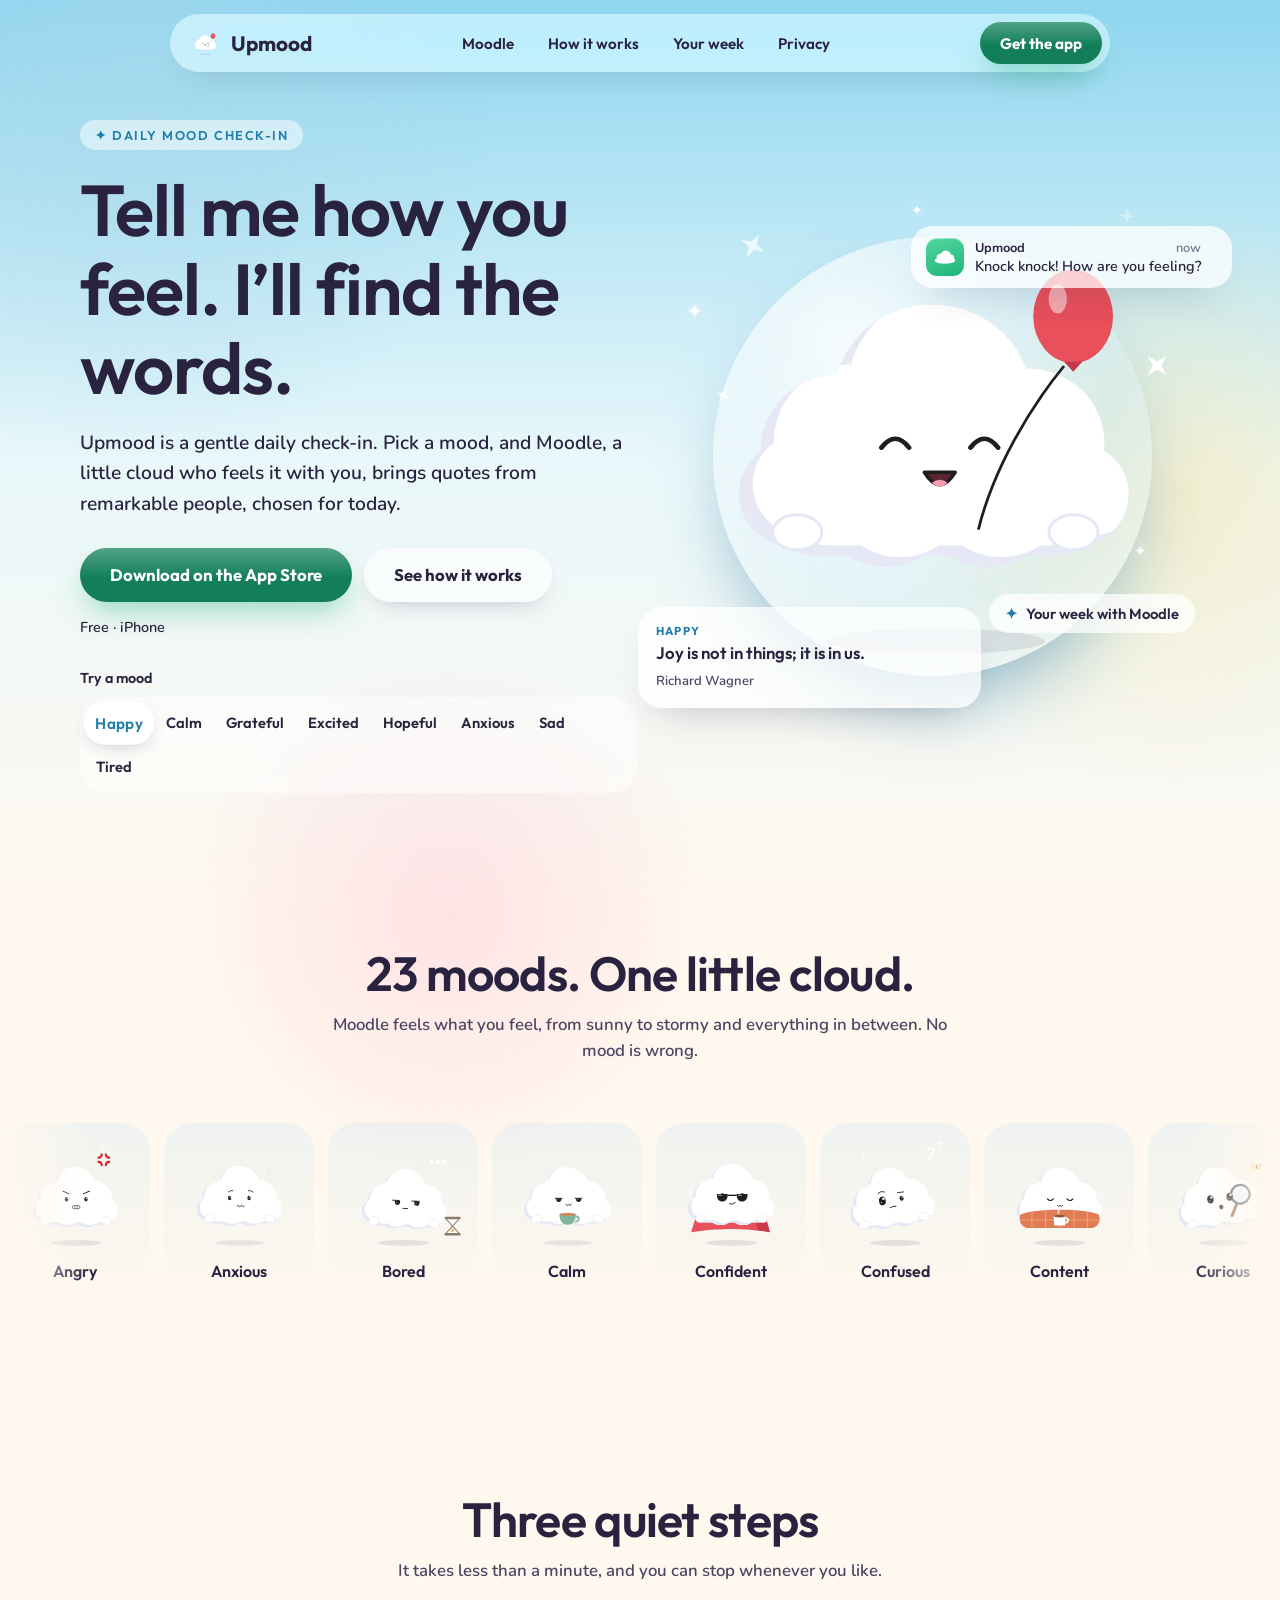
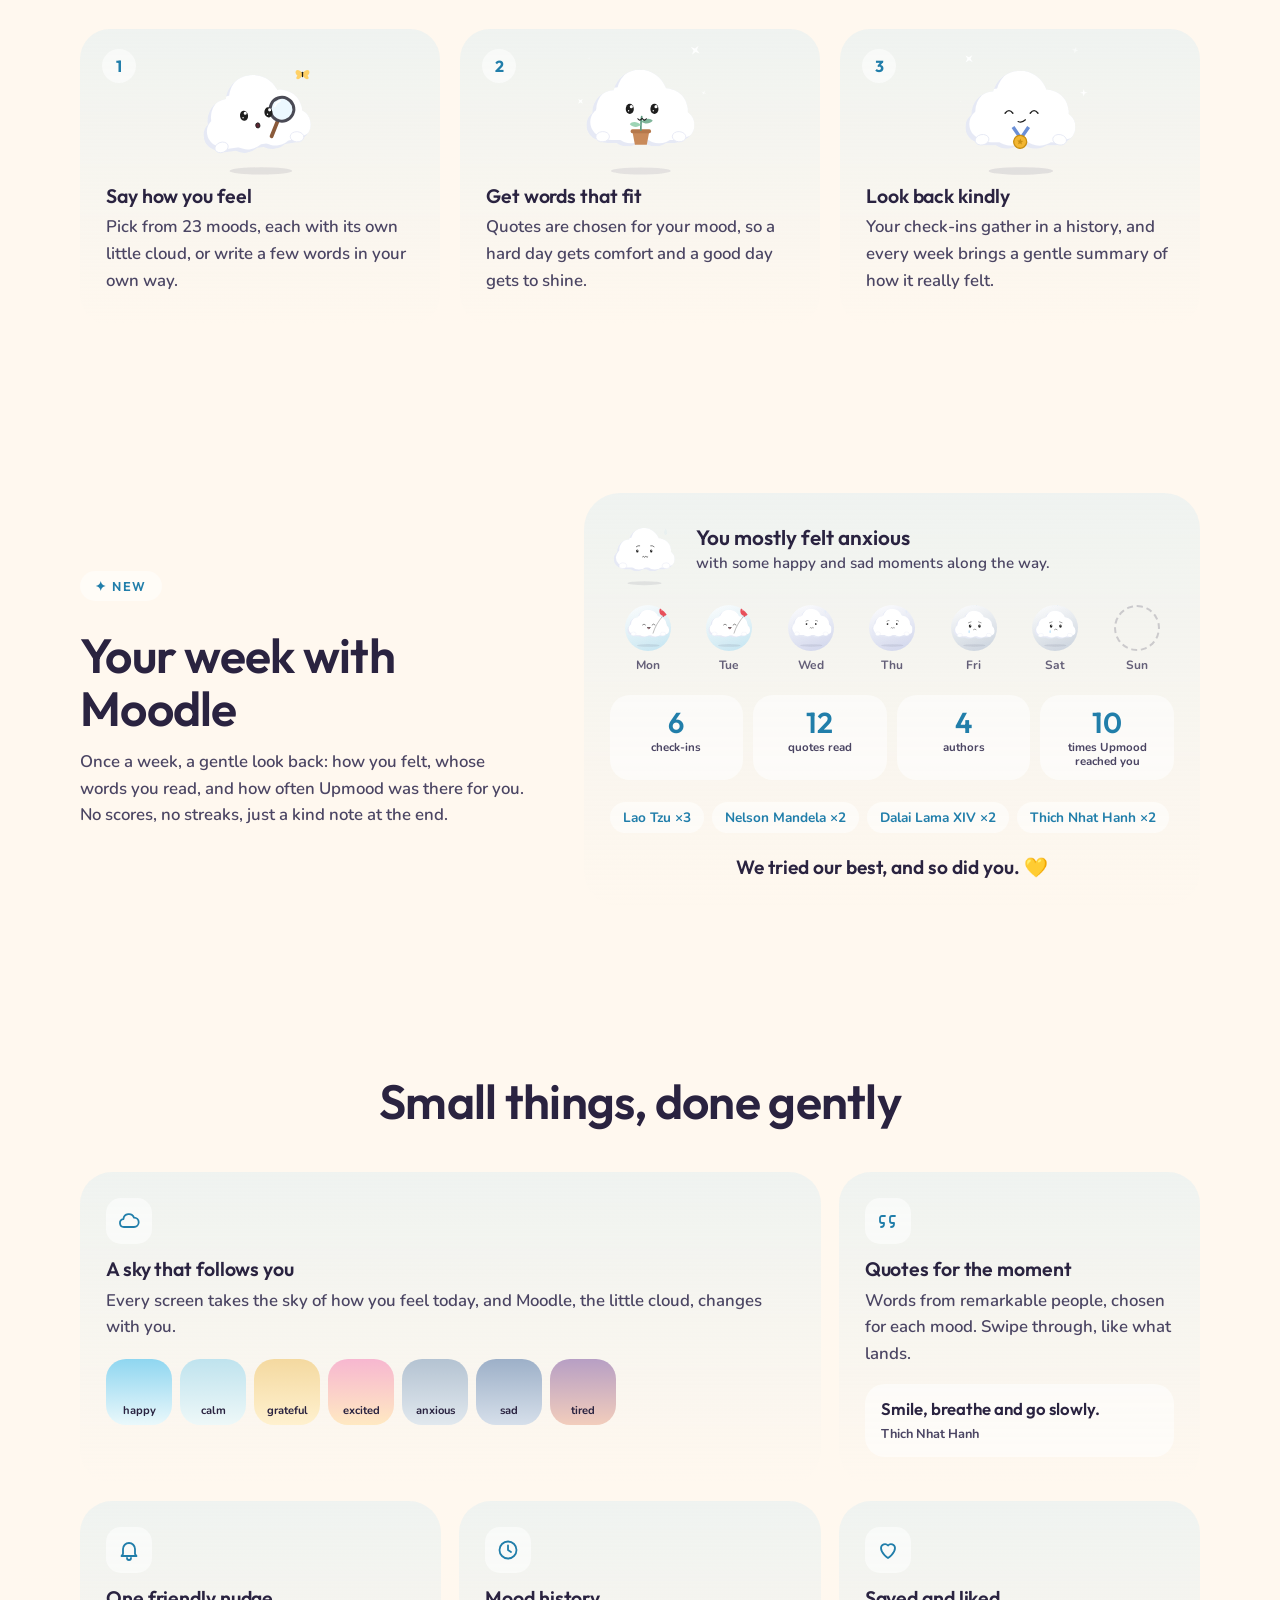
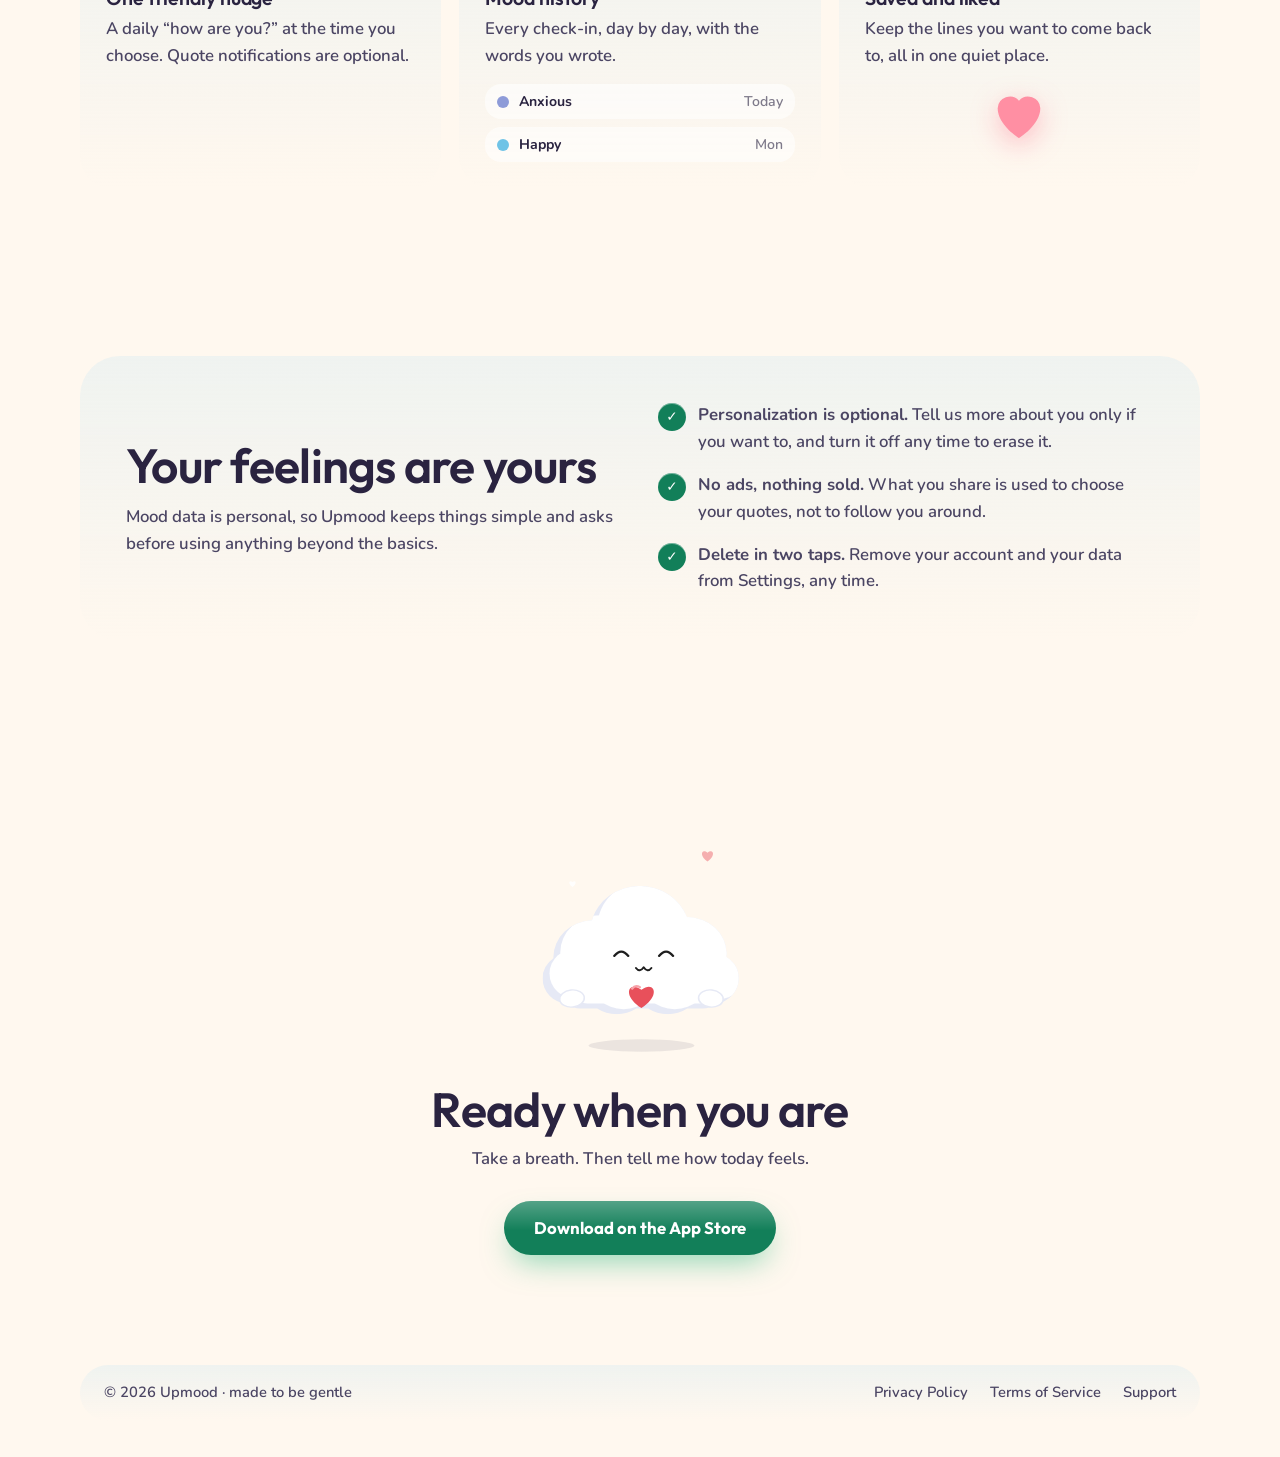
<file: index.html>
<!doctype html>
<html lang="en">
<head>
<meta charset="utf-8">
<meta name="viewport" content="width=device-width, initial-scale=1, viewport-fit=cover">
<title>Upmood – Words for how you feel</title>
<meta name="description" content="Tell Upmood how you feel and get quotes from remarkable people, chosen for that mood. A gentle daily check-in with Moodle, a little cloud who feels it with you.">
<meta name="theme-color" content="#EAF8FB">
<meta name="color-scheme" content="light">
<meta property="og:type" content="website">
<meta property="og:title" content="Upmood – Words for how you feel">
<meta property="og:description" content="A gentle daily mood check-in with quotes that fit how you feel today.">
<meta name="twitter:card" content="summary_large_image">
<link rel="icon" href="moodle/happy.svg" type="image/svg+xml">
<link rel="preload" as="image" href="moodle/happy.svg" type="image/svg+xml">
<link rel="preconnect" href="https://fonts.googleapis.com">
<link rel="preconnect" href="https://fonts.gstatic.com" crossorigin>
<link rel="stylesheet" href="https://fonts.googleapis.com/css2?family=Nunito:wght@600;700;800&family=Outfit:wght@500;600;700&display=swap">
<style>
  /* Colours glide when the mood changes (browsers without @property just switch). */
  @property --sky1 { syntax: '<color>'; inherits: true; initial-value: #8FD6F0; }
  @property --sky2 { syntax: '<color>'; inherits: true; initial-value: #EAF8FB; }
  @property --accent { syntax: '<color>'; inherits: true; initial-value: #1E98C8; }

  :root {
    --ink: #2A2340; --body: #4B4563;
    --brand: #127F59; --brand-glow: #1FB57A;           /* Upmood mint: the buttons keep it whatever the mood */
    --sky1: #8FD6F0; --sky2: #EAF8FB; --accent: #1E98C8; --cream: #FFF8EF;
    --accent-deep: color-mix(in srgb, var(--accent) 78%, var(--ink));
    --soft: color-mix(in srgb, var(--accent) 14%, rgba(255,255,255,.7));
    --ease: cubic-bezier(.22,.8,.3,1);
    --spring: cubic-bezier(.34,1.4,.5,1);
    transition: --sky1 1.2s ease, --sky2 1.2s ease, --accent 1.2s ease;
  }
  [data-mood="happy"]   { --sky1:#8FD6F0; --sky2:#EAF8FB; --accent:#1E98C8; }
  [data-mood="calm"]    { --sky1:#BFE3EE; --sky2:#EEF8F8; --accent:#299B9E; }
  [data-mood="grateful"]{ --sky1:#F4D9A0; --sky2:#FFF1CF; --accent:#C48418; }
  [data-mood="excited"] { --sky1:#F7B7D0; --sky2:#FFE9C2; --accent:#E4508C; }
  [data-mood="hopeful"] { --sky1:#F7D3C7; --sky2:#FCEFD8; --accent:#E9692D; }
  [data-mood="anxious"] { --sky1:#B4C3D2; --sky2:#E1E8EE; --accent:#5A7391; }
  [data-mood="sad"]     { --sky1:#9DB0C8; --sky2:#D6DFEA; --accent:#547AAD; }
  [data-mood="tired"]   { --sky1:#B79FC4; --sky2:#F2CDBC; --accent:#9060B2; }

  * { box-sizing: border-box; margin: 0; }
  html { scroll-behavior: smooth; -webkit-text-size-adjust: 100%; scroll-padding-top: 90px; }
  body {
    font-family: 'Nunito', system-ui, -apple-system, 'Segoe UI', sans-serif; font-weight: 600; font-size: 1.05rem; line-height: 1.6;
    color: var(--body); background: var(--cream); overflow-x: hidden; -webkit-font-smoothing: antialiased;
  }
  h1, h2, h3 { font-family: 'Outfit', 'Nunito', sans-serif; font-weight: 600; color: var(--ink); line-height: 1.1; letter-spacing: -.015em; }
  h1 { font-size: clamp(2.5rem, 6.4vw, 4.5rem); }
  h2 { font-size: clamp(1.9rem, 4.4vw, 3rem); }
  h3 { font-size: 1.22rem; letter-spacing: -.005em; }
  a { color: inherit; }
  img { display: block; max-width: 100%; }
  :focus-visible { outline: 3px solid var(--ink); outline-offset: 3px; border-radius: 12px; }
  .wrap { width: min(1120px, 100% - 40px); margin-inline: auto; }
  .skip { position: absolute; left: -999px; top: 8px; background: var(--ink); color: #fff; padding: 8px 14px; border-radius: 12px; z-index: 50; }
  .skip:focus { left: 8px; }

  /* the sky behind everything: it stays put, so the glass always has something to blur */
  .sky { position: fixed; inset: 0; z-index: -2; background: linear-gradient(180deg, var(--sky1) 0%, var(--sky2) 52%, var(--cream) 100%); }
  .orb { position: fixed; z-index: -1; border-radius: 50%; pointer-events: none; will-change: transform; }
  .o1 { width: 62vmax; height: 62vmax; left: -20vmax; top: -22vmax; background: radial-gradient(circle, color-mix(in srgb, var(--accent) 38%, #fff) 0%, transparent 62%); opacity: .55; animation: drift1 38s ease-in-out infinite alternate; }
  .o2 { width: 52vmax; height: 52vmax; right: -18vmax; top: 18vh; background: radial-gradient(circle, rgba(255,226,150,.85) 0%, transparent 62%); opacity: .5; animation: drift2 46s ease-in-out infinite alternate; }
  .o3 { width: 46vmax; height: 46vmax; left: 12vw; bottom: -24vmax; background: radial-gradient(circle, rgba(255,170,200,.6) 0%, transparent 62%); opacity: .45; animation: drift3 52s ease-in-out infinite alternate; }
  @keyframes drift1 { to { transform: translate3d(10vmax, 8vmax, 0) scale(1.08); } }
  @keyframes drift2 { to { transform: translate3d(-9vmax, 10vmax, 0) scale(.94); } }
  @keyframes drift3 { to { transform: translate3d(8vmax, -9vmax, 0) scale(1.1); } }

  /* liquid glass: frosted, with a bright edge that catches the light */
  .glass {
    position: relative; isolation: isolate; border-radius: var(--r, 30px);
    background: linear-gradient(155deg, rgba(255,255,255,.66) 0%, rgba(255,255,255,.3) 55%, rgba(255,255,255,.4) 100%);
    -webkit-backdrop-filter: blur(26px) saturate(170%); backdrop-filter: blur(26px) saturate(170%);
    border: 1px solid rgba(255,255,255,.62);
    box-shadow: inset 0 1.5px 0 rgba(255,255,255,.95), inset 0 -1px 0 rgba(255,255,255,.4), 0 1px 2px rgba(42,35,64,.05), 0 26px 60px -18px rgba(42,35,64,.22);
  }
  .glass::before { content: ''; position: absolute; inset: 0; border-radius: inherit; pointer-events: none; z-index: -1;
    background: radial-gradient(120% 90% at 12% 0%, rgba(255,255,255,.65), transparent 52%); opacity: .75; }
  @supports not ((backdrop-filter: blur(1px)) or (-webkit-backdrop-filter: blur(1px))) { .glass { background: rgba(255,255,255,.88); } }

  /* buttons */
  .btn { position: relative; display: inline-flex; align-items: center; justify-content: center; gap: 10px; min-height: 54px; padding: 0 30px; border: 0; border-radius: 999px; cursor: pointer; text-decoration: none;
    font: 700 1.05rem 'Outfit', sans-serif; color: #fff; background: var(--brand); overflow: hidden;
    box-shadow: inset 0 1.5px 0 rgba(255,255,255,.35), 0 14px 30px -6px color-mix(in srgb, var(--brand-glow) 55%, transparent);
    transition: transform .5s var(--spring), box-shadow .5s var(--ease); }
  .btn::after { content: ''; position: absolute; inset: 0; background: linear-gradient(180deg, rgba(255,255,255,.28), transparent 55%); pointer-events: none; }
  .btn:hover { transform: translateY(-3px) scale(1.03); box-shadow: inset 0 1.5px 0 rgba(255,255,255,.4), 0 20px 36px -6px color-mix(in srgb, var(--brand-glow) 60%, transparent); }
  .btn:active { transform: scale(.97); }
  .btn.small { min-height: 42px; padding: 0 20px; font-size: .95rem; }
  .btn.ghost { color: var(--ink); background: linear-gradient(155deg, rgba(255,255,255,.7), rgba(255,255,255,.35)); border: 1px solid rgba(255,255,255,.7);
    -webkit-backdrop-filter: blur(20px) saturate(160%); backdrop-filter: blur(20px) saturate(160%); box-shadow: inset 0 1.5px 0 rgba(255,255,255,.95), 0 12px 28px -10px rgba(42,35,64,.2); }
  .btn.ghost::after { display: none; }

  /* floating nav pill */
  .nav { position: fixed; z-index: 20; top: calc(14px + env(safe-area-inset-top)); left: 50%; width: min(940px, 100% - 24px); transform: translateX(-50%);
    --r: 999px; display: flex; align-items: center; justify-content: space-between; gap: 16px; padding: 8px 8px 8px 18px; animation: navIn 1s var(--ease) both .1s; }
  @keyframes navIn { from { opacity: 0; transform: translate(-50%, -16px); } to { opacity: 1; transform: translate(-50%, 0); } }
  .logo { display: flex; align-items: center; gap: 9px; font: 700 1.3rem 'Outfit', sans-serif; color: var(--ink); text-decoration: none; }
  .logo img { width: 34px; height: 34px; margin: -4px 0; }
  .links { display: flex; gap: 6px; }
  .links a { text-decoration: none; font: 600 .95rem 'Outfit', sans-serif; color: var(--ink); padding: 8px 14px; border-radius: 999px; transition: background-color .4s; }
  .links a:hover { background: rgba(255,255,255,.6); }

  /* hero */
  .hero { position: relative; min-height: min(100svh, 860px); display: flex; align-items: center; padding: 120px 0 70px; }
  .hero-grid { display: grid; grid-template-columns: 1.02fr .98fr; gap: 28px; align-items: center; }
  .eyebrow { display: inline-flex; align-items: center; gap: 8px; font: 600 .8rem 'Outfit', sans-serif; letter-spacing: .12em; text-transform: uppercase; color: var(--accent-deep); padding: 7px 15px; --r: 999px; margin-bottom: 20px; }
  .lead { font-size: 1.2rem; margin: 20px 0 28px; max-width: 29em; color: var(--ink); opacity: .84; }
  .cta { display: flex; flex-wrap: wrap; gap: 12px; align-items: center; }
  .fine { font-size: .9rem; margin-top: 14px; color: var(--ink); opacity: .75; }
  .pick-label { font: 600 .9rem 'Outfit', sans-serif; margin: 30px 0 10px; color: var(--ink); opacity: .75; }
  .moods { display: inline-flex; flex-wrap: wrap; gap: 2px; padding: 5px; --r: 26px; max-width: 100%; }
  .chip { min-height: 42px; padding: 0 11px; border-radius: 999px; border: 0; background: transparent; color: var(--ink); font: 600 .92rem 'Outfit', sans-serif; cursor: pointer; transition: background-color .45s, color .45s, transform .5s var(--spring), box-shadow .45s; }
  .chip:hover { background: rgba(255,255,255,.55); }
  .chip[aria-pressed="true"] { background: #fff; color: var(--accent-deep); transform: scale(1.04); box-shadow: 0 6px 16px -4px rgba(42,35,64,.22), inset 0 0 0 1.5px color-mix(in srgb, var(--accent) 35%, transparent); }

  .rise { animation: rise 1.1s var(--ease) both; animation-delay: calc(var(--d, 0) * 120ms + 150ms); }
  @keyframes rise { from { opacity: 0; transform: translateY(20px); filter: blur(8px); } to { opacity: 1; transform: none; filter: none; } }

  /* the stage: Moodle in a glass halo, with glass cards floating around */
  .stage { position: relative; width: min(540px, 100%); aspect-ratio: 1; margin-inline: auto; --px: 0; --py: 0; }
  .par { position: absolute; inset: 0; transform: translate3d(calc(var(--px) * var(--k) * 1px), calc(var(--py) * var(--k) * 1px), 0); transition: transform .5s var(--ease); pointer-events: none; }
  .halo { position: absolute; inset: 9%; border-radius: 50%; animation: breathe 5.5s ease-in-out infinite;
    background: radial-gradient(circle at 30% 24%, rgba(255,255,255,.85), rgba(255,255,255,.2) 62%), color-mix(in srgb, var(--accent) 10%, transparent);
    -webkit-backdrop-filter: blur(20px) saturate(160%); backdrop-filter: blur(20px) saturate(160%);
    border: 1px solid rgba(255,255,255,.7); box-shadow: inset 0 2px 0 rgba(255,255,255,.95), inset 0 -22px 50px rgba(255,255,255,.3), 0 40px 80px -24px color-mix(in srgb, var(--accent) 45%, rgba(42,35,64,.3)); transition: box-shadow 1.2s; }
  @keyframes breathe { 0%,100% { transform: scale(1); } 50% { transform: scale(1.045); } }
  .halo-ring { position: absolute; inset: 2%; border-radius: 50%; border: 1.5px solid rgba(255,255,255,.55); animation: ring 5.5s ease-in-out infinite; }
  @keyframes ring { 0%,100% { transform: scale(.96); opacity: .5; } 50% { transform: scale(1.06); opacity: .15; } }
  .moodle { position: absolute; inset: -9% -9% -3% -9%; animation: breathe 5.5s ease-in-out infinite; transform-origin: 50% 82%; }
  .moodle img { position: absolute; inset: 0; width: 100%; height: 100%; object-fit: contain; opacity: 0; transform: scale(.94); filter: blur(6px); transition: opacity .9s var(--ease), transform .9s var(--ease), filter .9s var(--ease); }
  .moodle img.on { opacity: 1; transform: none; filter: none; }

  .float { animation: bobY var(--t, 7s) ease-in-out infinite; animation-delay: var(--dl, 0s); }
  @keyframes bobY { 0%,100% { transform: translateY(0); } 50% { transform: translateY(-9px); } }
  .card-q { position: absolute; left: -5%; bottom: 3%; width: 64%; padding: 16px 18px; --r: 24px; }
  .card-q small { display: block; font: 700 .72rem 'Outfit', sans-serif; letter-spacing: .1em; text-transform: uppercase; color: var(--accent-deep); }
  .card-q q { display: block; quotes: none; margin-top: 4px; font: 600 1.05rem/1.35 'Outfit', sans-serif; color: var(--ink); transition: opacity .4s ease, transform .5s var(--ease); }
  .card-q cite { display: block; margin-top: 6px; font-style: normal; font-size: .82rem; color: var(--body); transition: opacity .4s ease; }
  .card-q.swap q, .card-q.swap cite { opacity: 0; transform: translateY(6px); }
  .notif { display: flex; gap: 11px; align-items: center; padding: 12px 15px; --r: 22px; }
  .card-n { position: absolute; right: -6%; top: 7%; width: 60%; }
  .app-ico { flex: none; width: 38px; height: 38px; border-radius: 11px; display: grid; place-items: center; background: linear-gradient(160deg, #54D6A0, #1FB57A); box-shadow: inset 0 1px 0 rgba(255,255,255,.5); }
  .app-ico svg { width: 24px; }
  .notif b { display: flex; justify-content: space-between; font: 700 .8rem 'Nunito', sans-serif; color: var(--ink); }
  .notif b span { font-weight: 600; opacity: .6; }
  .notif p { font: 600 .9rem/1.3 'Nunito', sans-serif; color: var(--ink); }
  .card-w { position: absolute; right: 1%; bottom: 17%; padding: 10px 16px; --r: 999px; display: flex; align-items: center; gap: 8px; font: 600 .92rem 'Outfit', sans-serif; color: var(--ink); }
  .card-w i { font-style: normal; color: var(--accent-deep); }

  .spark { position: absolute; color: #fff; pointer-events: none; text-shadow: 0 0 14px rgba(255,255,255,.95); animation: twinkle 4.6s ease-in-out infinite; }
  @keyframes twinkle { 0%,100% { opacity: .25; transform: scale(.8) rotate(0); } 50% { opacity: 1; transform: scale(1.15) rotate(18deg); } }

  /* sections */
  section { position: relative; padding: 84px 0; }
  .center { text-align: center; max-width: 40rem; margin: 0 auto 44px; }
  .center p { margin-top: 12px; }
  .reveal { opacity: 0; transform: translateY(28px) scale(.985); filter: blur(7px); transition: opacity 1s var(--ease), transform 1s var(--ease), filter 1s var(--ease); transition-delay: calc(var(--i, 0) * 110ms); }
  .reveal.in { opacity: 1; transform: none; filter: none; }

  /* the whole family of moods, slowly passing by */
  .marquee { overflow: hidden; padding: 14px 0 30px; -webkit-mask-image: linear-gradient(90deg, transparent, #000 7%, #000 93%, transparent); mask-image: linear-gradient(90deg, transparent, #000 7%, #000 93%, transparent); }
  .track { display: flex; width: max-content; animation: slide 90s linear infinite; }
  .marquee:hover .track, .marquee:focus-within .track { animation-play-state: paused; }
  @keyframes slide { to { transform: translateX(-50%); } }
  .tile { flex: none; width: 150px; margin-right: 14px; padding: 8px 8px 14px; --r: 28px; text-align: center; transition: transform .6s var(--spring); }
  .tile:hover { transform: translateY(-8px) scale(1.04); }
  .tile img { width: 134px; height: 134px; margin-inline: auto; }
  .tile span { display: block; font: 600 1rem 'Outfit', sans-serif; color: var(--ink); text-transform: capitalize; margin-top: -4px; }

  .steps { display: grid; grid-template-columns: repeat(3, 1fr); gap: 20px; }
  .card { padding: 26px 26px 30px; transition: transform .7s var(--spring), box-shadow .5s var(--ease); }
  .card:hover { transform: translateY(-8px); }
  .card p { margin-top: 8px; }
  .pic { height: 130px; display: grid; place-items: center; margin: -6px 0 6px; }
  .pic img { width: 170px; height: 170px; margin: -20px 0; }
  .num { position: absolute; top: 20px; left: 22px; width: 34px; height: 34px; border-radius: 50%; display: grid; place-items: center; font: 700 1rem 'Outfit', sans-serif; color: var(--accent-deep); background: rgba(255,255,255,.8); box-shadow: inset 0 1px 0 #fff, 0 4px 10px -4px rgba(42,35,64,.2); }

  /* the weekly summary */
  .week { display: grid; grid-template-columns: .85fr 1.15fr; gap: 48px; align-items: center; }
  .week h2 { margin: 8px 0 14px; }
  .wcard { padding: 26px; display: grid; gap: 22px; --r: 36px; }
  .wk-head { display: flex; align-items: center; gap: 12px; }
  .wk-head img { flex: none; width: 96px; height: 96px; margin: -16px -8px -16px -14px; }
  .wk-head b { display: block; font: 600 1.3rem/1.2 'Outfit', sans-serif; color: var(--ink); }
  .wk-head span { font-size: .95rem; }
  .wk-days { display: grid; grid-template-columns: repeat(7, 1fr); gap: 6px; text-align: center; }
  .day { display: grid; justify-items: center; gap: 6px; opacity: 0; }
  .day small { font: 700 .75rem 'Nunito', sans-serif; color: var(--body); opacity: .85; }
  .dot { position: relative; width: 46px; height: 46px; border-radius: 50%; overflow: hidden; background: linear-gradient(160deg, rgba(255,255,255,.85), color-mix(in srgb, var(--c) 40%, rgba(255,255,255,.5))); box-shadow: inset 0 1.5px 0 #fff, 0 6px 14px -6px color-mix(in srgb, var(--c) 70%, #2A2340); }
  .dot img { position: absolute; left: -9px; top: -13px; width: 64px; height: 64px; max-width: none; }
  .dot.none { background: transparent; box-shadow: none; border: 2px dashed rgba(42,35,64,.2); }
  .wcard.in .day { animation: pop .9s var(--spring) both; animation-delay: calc(var(--i) * 140ms + 350ms); }
  @keyframes pop { from { opacity: 0; transform: translateY(14px) scale(.6); } to { opacity: 1; transform: none; } }
  .wk-stats { display: grid; grid-template-columns: repeat(4, 1fr); gap: 10px; }
  .wk-stats div { padding: 12px 6px; text-align: center; background: rgba(255,255,255,.55); border-radius: 20px; box-shadow: inset 0 1px 0 #fff; }
  .wk-stats b { display: block; font: 600 1.8rem/1.1 'Outfit', sans-serif; color: var(--accent-deep); }
  .wk-stats small { display: block; margin-top: 2px; font: 700 .72rem/1.2 'Nunito', sans-serif; }
  .wk-authors { display: flex; flex-wrap: wrap; gap: 8px; }
  .wk-authors span { background: rgba(255,255,255,.65); box-shadow: inset 0 1px 0 #fff; color: var(--accent-deep); font: 700 .85rem 'Nunito', sans-serif; padding: 6px 13px; border-radius: 999px; }
  .wk-close { text-align: center; font: 600 1.2rem/1.35 'Outfit', sans-serif; color: var(--ink); }

  /* small things: a bento of glass tiles */
  .bento { display: grid; grid-template-columns: repeat(6, 1fr); gap: 18px; }
  .b { padding: 26px; --r: 32px; transition: transform .7s var(--spring); }
  .b:hover { transform: translateY(-6px); }
  .b p { margin-top: 8px; }
  .s4 { grid-column: span 4; } .s3 { grid-column: span 3; } .s2 { grid-column: span 2; } .s6 { grid-column: span 6; }
  .ico { width: 46px; height: 46px; border-radius: 15px; display: grid; place-items: center; margin-bottom: 14px; color: var(--accent-deep); background: rgba(255,255,255,.7); box-shadow: inset 0 1.5px 0 #fff, 0 8px 16px -8px rgba(42,35,64,.25); }
  .ico svg { width: 24px; height: 24px; fill: none; stroke: currentColor; stroke-width: 1.8; stroke-linecap: round; stroke-linejoin: round; }
  .swatches { display: flex; flex-wrap: wrap; gap: 8px; margin-top: 18px; }
  .sw { width: 66px; height: 66px; border-radius: 20px; background: linear-gradient(180deg, var(--a), var(--b)); box-shadow: inset 0 1.5px 0 rgba(255,255,255,.8), 0 8px 18px -8px rgba(42,35,64,.3); display: grid; place-items: end center; padding-bottom: 7px; font: 700 .7rem 'Nunito', sans-serif; color: var(--ink); transition: transform .6s var(--spring); }
  .sw:hover { transform: translateY(-6px) rotate(-3deg); }
  .mini-q { margin-top: 16px; padding: 14px 16px; border-radius: 20px; background: rgba(255,255,255,.6); box-shadow: inset 0 1px 0 #fff; font: 600 1.05rem/1.35 'Outfit', sans-serif; color: var(--ink); }
  .mini-q small { display: block; margin-top: 4px; font: 700 .8rem 'Nunito', sans-serif; color: var(--body); }
  .rows { margin-top: 14px; display: grid; gap: 8px; }
  .row { display: flex; align-items: center; gap: 10px; padding: 8px 12px; border-radius: 16px; background: rgba(255,255,255,.6); box-shadow: inset 0 1px 0 #fff; font: 700 .88rem 'Nunito', sans-serif; color: var(--ink); }
  .row i { width: 12px; height: 12px; border-radius: 50%; background: var(--c); }
  .row span { margin-left: auto; font-weight: 600; opacity: .6; }
  .heart-big { display: grid; place-items: center; margin-top: 12px; }
  .heart-big svg { width: 64px; fill: #FF8FA3; filter: drop-shadow(0 8px 14px rgba(255,100,130,.4)); animation: beat 3.6s ease-in-out infinite; }
  @keyframes beat { 0%,100% { transform: scale(1); } 50% { transform: scale(1.12); } }

  .privacy { padding: 46px; display: grid; grid-template-columns: 1fr 1fr; gap: 36px; align-items: center; --r: 40px; }
  .privacy ul { list-style: none; padding: 0; display: grid; gap: 16px; }
  .privacy li { display: flex; gap: 12px; align-items: flex-start; }
  .privacy li::before { content: '✓'; flex: none; display: grid; place-items: center; width: 28px; height: 28px; border-radius: 50%; margin-top: 1px; background: var(--brand); color: #fff; font-size: .85rem; font-weight: 800; box-shadow: inset 0 1px 0 rgba(255,255,255,.4); }

  .final { text-align: center; padding: 70px 0 110px; }
  .final .wrap { position: relative; }
  .final .big { width: min(300px, 70vw); margin: 0 auto -12px; animation: breathe 5.5s ease-in-out infinite; transform-origin: 50% 82%; }
  .final .btn { margin-top: 28px; }
  .heart { position: absolute; bottom: 52%; color: #FF8FA3; opacity: 0; pointer-events: none; animation: floatUp 7s ease-out infinite; }
  @keyframes floatUp { 0% { opacity: 0; transform: translateY(0) scale(.7); } 20% { opacity: .95; } 100% { opacity: 0; transform: translateY(-130px) scale(1.2); } }

  footer { padding: 0 0 36px; }
  .foot { display: flex; flex-wrap: wrap; gap: 12px 28px; justify-content: space-between; align-items: center; padding: 16px 24px; --r: 999px; font-size: .92rem; }
  .foot nav { display: flex; gap: 22px; }
  .foot a { text-decoration: none; } .foot a:hover { text-decoration: underline; }


  /* panels without white edges: floating cards over Moodle stay readable, and nothing gets an outline */
  .glass::before { display: none; }
  .float.glass, .notif.glass { background: rgba(255,255,255,.74); }
  .halo { border: 0; box-shadow: inset 0 -26px 60px rgba(255,255,255,.35), 0 40px 80px -28px color-mix(in srgb, var(--accent) 40%, rgba(42,35,64,.3)); }
  .halo-ring { display: none; }
  .btn.ghost { border: 0; box-shadow: 0 10px 24px -12px rgba(42,35,64,.28); background: rgba(255,255,255,.62); }
  .btn { box-shadow: 0 14px 30px -8px color-mix(in srgb, var(--brand-glow) 50%, transparent); }
  .chip[aria-pressed="true"] { box-shadow: 0 6px 16px -6px rgba(42,35,64,.25); }
  .ico, .num, .sw, .dot, .mini-q, .row, .wk-stats div, .wk-authors span { box-shadow: none; }
  .dot.none { border: 2px dashed rgba(42,35,64,.2); }

  /* open: no boxes, the content sits straight on the sky and a faint wash only marks where it lives */
  .glass { border: 0; -webkit-backdrop-filter: none; backdrop-filter: none; box-shadow: none; background: linear-gradient(180deg, color-mix(in srgb, var(--accent) 7%, rgba(255,255,255,.28)), rgba(255,255,255,0)); }
  .nav.glass { -webkit-backdrop-filter: blur(24px) saturate(160%); backdrop-filter: blur(24px) saturate(160%); background: rgba(255,255,255,.5); box-shadow: 0 14px 34px -20px rgba(42,35,64,.3); }
  .float.glass, .notif.glass { box-shadow: 0 20px 40px -22px rgba(42,35,64,.3); }
  .eyebrow.glass, .moods.glass { background: rgba(255,255,255,.5); }
  .ico, .num, .mini-q, .row, .wk-stats div, .wk-authors span { background: rgba(255,255,255,.55); }


  @media (max-width: 900px) {
    .hero { padding-top: 104px; min-height: 0; }
    .hero-grid, .week, .privacy { grid-template-columns: 1fr; }
    .steps { grid-template-columns: 1fr; }
    .s4, .s3, .s2 { grid-column: span 6; }
    .links { display: none; }
    .privacy { padding: 30px 24px; }
    .stage { width: min(430px, 100%); margin-top: 8px; }
    .wk-stats { grid-template-columns: repeat(2, 1fr); }
    section { padding: 60px 0; }
  }
  @media (max-width: 520px) { .card-q { width: 72%; left: -2%; } .card-n { width: 66%; right: -2%; } .card-w { display: none; } }
  @media (prefers-reduced-motion: reduce) {
    html { scroll-behavior: auto; }
    *, *::before, *::after { animation: none !important; transition-duration: .01ms !important; transition-delay: 0s !important; }
    .reveal, .day, .rise { opacity: 1 !important; transform: none !important; filter: none !important; }
    .marquee { -webkit-mask-image: none; mask-image: none; }
    .track { width: auto; flex-wrap: wrap; justify-content: center; gap: 14px; }
    .tile { margin-right: 0; } .tile[aria-hidden="true"] { display: none; }
    .heart { display: none; }
  }
</style>
</head>
<body data-mood="happy" id="top">
<a class="skip" href="#main">Skip to content</a>

<div class="sky" aria-hidden="true"></div>
<div class="orb o1" aria-hidden="true"></div><div class="orb o2" aria-hidden="true"></div><div class="orb o3" aria-hidden="true"></div>

<svg width="0" height="0" style="position:absolute" aria-hidden="true">
  <symbol id="cloud" viewBox="0 0 120 80"><ellipse cx="60" cy="58" rx="52" ry="16"/><circle cx="38" cy="44" r="20"/><circle cx="64" cy="34" r="26"/><circle cx="88" cy="46" r="18"/></symbol>
</svg>

<header class="nav glass">
  <a class="logo" href="#top" aria-label="Upmood home"><img src="moodle/happy.svg" alt="" width="34" height="34">Upmood</a>
  <nav class="links" aria-label="Main"><a href="#moods">Moodle</a><a href="#how">How it works</a><a href="#week">Your week</a><a href="#privacy">Privacy</a></nav>
  <a class="btn small" href="#get">Get the app</a>
</header>

<main id="main">
  <section class="hero" id="hero">
    <div class="wrap hero-grid">
      <div>
        <span class="eyebrow glass rise" style="--d:0">✦ Daily mood check-in</span>
        <h1 class="rise" style="--d:1">Tell me how you feel. I’ll find the words.</h1>
        <p class="lead rise" style="--d:2">Upmood is a gentle daily check-in. Pick a mood, and Moodle, a little cloud who feels it with you, brings quotes from remarkable people, chosen for today.</p>
        <div class="cta rise" style="--d:3">
          <!-- TODO: replace # with your App Store link once the app is live -->
          <a class="btn" id="get" href="#" aria-label="Download Upmood on the App Store">Download on the App Store</a>
          <a class="btn ghost" href="#how">See how it works</a>
        </div>
        <p class="fine rise" style="--d:4">Free · iPhone</p>
        <p class="pick-label rise" style="--d:5" id="pick-label">Try a mood</p>
        <div class="moods glass rise" style="--d:6" role="group" aria-labelledby="pick-label" id="chips"></div>
      </div>

      <div class="stage rise" style="--d:3" id="stage" role="img" aria-label="Moodle, the Upmood cloud, feeling happy">
        <div class="par" style="--k:6"><div class="halo"></div><div class="halo-ring"></div></div>
        <div class="par" style="--k:14"><div class="moodle" id="moodle" aria-hidden="true"></div></div>
        <div class="par" style="--k:26"><div class="card-n float notif glass" style="--t:8s"><span class="app-ico"><svg viewBox="0 0 120 80" fill="#fff"><use href="#cloud"/></svg></span><div><b>Upmood <span>now</span></b><p>Knock knock! How are you feeling?</p></div></div></div>
        <div class="par" style="--k:32"><div class="card-q float glass" id="card-q" style="--t:7s; --dl:-2s" aria-live="polite"><small id="q-mood">Happy</small><q id="quote">Joy is not in things; it is in us.</q><cite id="author">Richard Wagner</cite></div></div>
        <div class="par" style="--k:20"><div class="card-w float glass" style="--t:9s; --dl:-4s"><i>✦</i>Your week with Moodle</div></div>
        <span class="spark" style="left:4%;top:20%;font-size:20px" aria-hidden="true">✦</span>
        <span class="spark" style="right:10%;bottom:30%;font-size:15px;animation-delay:-2s" aria-hidden="true">✦</span>
        <span class="spark" style="left:46%;top:2%;font-size:14px;animation-delay:-3.4s" aria-hidden="true">✦</span>
      </div>
    </div>
  </section>

  <section id="moods" aria-labelledby="moods-h">
    <div class="wrap">
      <div class="center reveal">
        <h2 id="moods-h">23 moods. One little cloud.</h2>
        <p>Moodle feels what you feel, from sunny to stormy and everything in between. No mood is wrong.</p>
      </div>
    </div>
    <div class="marquee reveal" id="marquee"><div class="track" id="track"></div></div>
  </section>

  <section id="how" aria-labelledby="how-h">
    <div class="wrap">
      <div class="center reveal">
        <h2 id="how-h">Three quiet steps</h2>
        <p>It takes less than a minute, and you can stop whenever you like.</p>
      </div>
      <div class="steps">
        <article class="card glass reveal" style="--i:0"><span class="num">1</span><div class="pic"><img src="moodle/curious.svg" alt="" width="170" height="170" loading="lazy" decoding="async"></div><h3>Say how you feel</h3><p>Pick from 23 moods, each with its own little cloud, or write a few words in your own way.</p></article>
        <article class="card glass reveal" style="--i:1"><span class="num">2</span><div class="pic"><img src="moodle/hopeful.svg" alt="" width="170" height="170" loading="lazy" decoding="async"></div><h3>Get words that fit</h3><p>Quotes are chosen for your mood, so a hard day gets comfort and a good day gets to shine.</p></article>
        <article class="card glass reveal" style="--i:2"><span class="num">3</span><div class="pic"><img src="moodle/proud.svg" alt="" width="170" height="170" loading="lazy" decoding="async"></div><h3>Look back kindly</h3><p>Your check-ins gather in a history, and every week brings a gentle summary of how it really felt.</p></article>
      </div>
    </div>
  </section>

  <section id="week" aria-labelledby="week-h">
    <div class="wrap week">
      <div class="reveal">
        <span class="eyebrow glass">✦ New</span>
        <h2 id="week-h">Your week with Moodle</h2>
        <p>Once a week, a gentle look back: how you felt, whose words you read, and how often Upmood was there for you. No scores, no streaks, just a kind note at the end.</p>
      </div>
      <div class="wcard glass reveal" style="--i:1" role="img" aria-label="Example weekly summary: mostly anxious, with some happy and sad days; 9 check-ins, 18 quotes read, 6 authors, 15 notifications. We tried our best, and so did you.">
        <div class="wk-head" aria-hidden="true">
          <img src="moodle/anxious.svg" alt="" width="96" height="96" loading="lazy" decoding="async">
          <div><b>You mostly felt anxious</b><span>with some happy and sad moments along the way.</span></div>
        </div>
        <div class="wk-days" aria-hidden="true">
          <div class="day" style="--i:0"><span class="dot" style="--c:#6FC3E6"><img src="moodle/happy.svg" alt="" loading="lazy"></span><small>Mon</small></div>
          <div class="day" style="--i:1"><span class="dot" style="--c:#6FC3E6"><img src="moodle/happy.svg" alt="" loading="lazy"></span><small>Tue</small></div>
          <div class="day" style="--i:2"><span class="dot" style="--c:#8E9BD8"><img src="moodle/anxious.svg" alt="" loading="lazy"></span><small>Wed</small></div>
          <div class="day" style="--i:3"><span class="dot" style="--c:#8E9BD8"><img src="moodle/anxious.svg" alt="" loading="lazy"></span><small>Thu</small></div>
          <div class="day" style="--i:4"><span class="dot" style="--c:#7F95B3"><img src="moodle/sad.svg" alt="" loading="lazy"></span><small>Fri</small></div>
          <div class="day" style="--i:5"><span class="dot" style="--c:#7F95B3"><img src="moodle/sad.svg" alt="" loading="lazy"></span><small>Sat</small></div>
          <div class="day" style="--i:6"><span class="dot none"></span><small>Sun</small></div>
        </div>
        <div class="wk-stats" aria-hidden="true">
          <div><b data-count="9">9</b><small>check-ins</small></div>
          <div><b data-count="18">18</b><small>quotes read</small></div>
          <div><b data-count="6">6</b><small>authors</small></div>
          <div><b data-count="15">15</b><small>times Upmood reached you</small></div>
        </div>
        <div class="wk-authors" aria-hidden="true"><span>Lao Tzu ×3</span><span>Nelson Mandela ×2</span><span>Dalai Lama XIV ×2</span><span>Thich Nhat Hanh ×2</span></div>
        <p class="wk-close" aria-hidden="true">We tried our best, and so did you. 💛</p>
      </div>
    </div>
  </section>

  <section id="features" aria-labelledby="feat-h">
    <div class="wrap">
      <div class="center reveal"><h2 id="feat-h">Small things, done gently</h2></div>
      <div class="bento">
        <article class="b glass s4 reveal">
          <div class="ico"><svg viewBox="0 0 24 24"><path d="M7 18a4 4 0 0 1-.6-7.96A5.5 5.5 0 0 1 17 8.6 3.7 3.7 0 0 1 17 18Z"/></svg></div>
          <h3>A sky that follows you</h3><p>Every screen takes the sky of how you feel today, and Moodle, the little cloud, changes with you.</p>
          <div class="swatches" aria-hidden="true">
            <span class="sw" style="--a:#8FD6F0;--b:#EAF8FB">happy</span><span class="sw" style="--a:#BFE3EE;--b:#EEF8F8">calm</span><span class="sw" style="--a:#F4D9A0;--b:#FFF1CF">grateful</span>
            <span class="sw" style="--a:#F7B7D0;--b:#FFE9C2">excited</span><span class="sw" style="--a:#B4C3D2;--b:#E1E8EE">anxious</span><span class="sw" style="--a:#9DB0C8;--b:#D6DFEA">sad</span><span class="sw" style="--a:#B79FC4;--b:#F2CDBC">tired</span>
          </div>
        </article>
        <article class="b glass s2 reveal" style="--i:1">
          <div class="ico"><svg viewBox="0 0 24 24"><path d="M9 7H6a2 2 0 0 0-2 2v3a2 2 0 0 0 2 2h2v1a3 3 0 0 1-3 3M19 7h-3a2 2 0 0 0-2 2v3a2 2 0 0 0 2 2h2v1a3 3 0 0 1-3 3"/></svg></div>
          <h3>Quotes for the moment</h3><p>Words from remarkable people, chosen for each mood. Swipe through, like what lands.</p>
          <div class="mini-q" aria-hidden="true">Smile, breathe and go slowly.<small>Thich Nhat Hanh</small></div>
        </article>
        <article class="b glass s2 reveal">
          <div class="ico"><svg viewBox="0 0 24 24"><path d="M6 16V11a6 6 0 0 1 12 0v5l1.5 2h-15zM10 20a2 2 0 0 0 4 0"/></svg></div>
          <h3>One friendly nudge</h3><p>A daily “how are you?” at the time you choose. Quote notifications are optional.</p>
        </article>
        <article class="b glass s2 reveal" style="--i:1">
          <div class="ico"><svg viewBox="0 0 24 24"><circle cx="12" cy="12" r="8.5"/><path d="M12 7.5V12l3 2"/></svg></div>
          <h3>Mood history</h3><p>Every check-in, day by day, with the words you wrote.</p>
          <div class="rows" aria-hidden="true"><div class="row" style="--c:#8E9BD8"><i></i>Anxious<span>Today</span></div><div class="row" style="--c:#6FC3E6"><i></i>Happy<span>Mon</span></div></div>
        </article>
        <article class="b glass s2 reveal" style="--i:2">
          <div class="ico"><svg viewBox="0 0 24 24"><path d="M12 20s-7-4.4-7-10a4 4 0 0 1 7-2.5A4 4 0 0 1 19 10c0 5.6-7 10-7 10z"/></svg></div>
          <h3>Saved and liked</h3><p>Keep the lines you want to come back to, all in one quiet place.</p>
          <div class="heart-big" aria-hidden="true"><svg viewBox="0 0 24 24"><path d="M12 21s-8-4.9-8-11.2A4.6 4.6 0 0 1 12 7a4.6 4.6 0 0 1 8 2.8C20 16.1 12 21 12 21z"/></svg></div>
        </article>
      </div>
    </div>
  </section>

  <section id="privacy" aria-labelledby="priv-h">
    <div class="wrap">
      <div class="privacy glass reveal">
        <div>
          <h2 id="priv-h">Your feelings are yours</h2>
          <p style="margin-top:12px">Mood data is personal, so Upmood keeps things simple and asks before using anything beyond the basics.</p>
        </div>
        <ul>
          <li><span><strong>Personalization is optional.</strong> Tell us more about you only if you want to, and turn it off any time to erase it.</span></li>
          <li><span><strong>No ads, nothing sold.</strong> What you share is used to choose your quotes, not to follow you around.</span></li>
          <li><span><strong>Delete in two taps.</strong> Remove your account and your data from Settings, any time.</span></li>
        </ul>
      </div>
    </div>
  </section>

  <section class="final">
    <div class="wrap reveal">
      <span class="heart" style="left:38%;font-size:16px" aria-hidden="true">♥</span><span class="heart" style="left:58%;font-size:21px;animation-delay:-2.4s" aria-hidden="true">♥</span><span class="heart" style="left:47%;font-size:13px;animation-delay:-4.6s" aria-hidden="true">♥</span><span class="heart" style="left:64%;font-size:15px;animation-delay:-5.8s" aria-hidden="true">♥</span>
      <img class="big" src="moodle/grateful.svg" alt="Moodle, the Upmood cloud, smiling" width="300" height="300" loading="lazy" decoding="async">
      <h2>Ready when you are</h2>
      <p style="margin-top:10px">Take a breath. Then tell me how today feels.</p>
      <a class="btn" href="#">Download on the App Store</a>
    </div>
  </section>
</main>

<footer>
  <div class="wrap">
    <div class="foot glass">
      <span>© 2026 Upmood · made to be gentle</span>
      <nav aria-label="Legal"><a href="privacy.html">Privacy Policy</a><a href="terms.html">Terms of Service</a><a href="support.html">Support</a></nav>
    </div>
  </div>
</footer>

<script>
(function () {
  var reduce = window.matchMedia('(prefers-reduced-motion: reduce)').matches;

  /* the moods you can try in the hero: each is a real Moodle, with a real quote from the app's library */
  var moods = [
    { k: 'happy',    q: 'Joy is not in things; it is in us.',            a: 'Richard Wagner' },
    { k: 'calm',     q: 'Smile, breathe and go slowly.',                  a: 'Thich Nhat Hanh' },
    { k: 'grateful', q: 'Try to be a rainbow in someone’s cloud.',        a: 'Maya Angelou' },
    { k: 'excited',  q: 'Stay hungry, stay foolish.',                     a: 'Steve Jobs' },
    { k: 'hopeful',  q: 'Believe you can and you’re halfway there.',      a: 'Theodore Roosevelt' },
    { k: 'anxious',  q: 'The best way out is always through.',            a: 'Robert Frost' },
    { k: 'sad',      q: 'Turn your wounds into wisdom.',                  a: 'Oprah Winfrey' },
    { k: 'tired',    q: 'It always seems impossible until it’s done.',    a: 'Nelson Mandela' }
  ];
  var all = ['angry','anxious','bored','calm','confident','confused','content','curious','envious','excited','frustrated','grateful','happy','hopeful','inspired','lonely','nervous','overwhelmed','peaceful','proud','restless','sad','tired'];
  var cap = function (s) { return s.charAt(0).toUpperCase() + s.slice(1); };

  var chips = document.getElementById('chips'), moodle = document.getElementById('moodle'), stage = document.getElementById('stage'),
      cardQ = document.getElementById('card-q'), qEl = document.getElementById('quote'), aEl = document.getElementById('author'), nEl = document.getElementById('q-mood');
  var current = 0, timer = null, picked = false;

  moods.forEach(function (m, i) {
    var img = document.createElement('img');
    img.src = 'moodle/' + m.k + '.svg'; img.alt = ''; img.width = 520; img.height = 520; img.decoding = 'async';
    if (i === 0) img.className = 'on';
    moodle.appendChild(img);
    var b = document.createElement('button');
    b.type = 'button'; b.className = 'chip'; b.textContent = cap(m.k); b.setAttribute('aria-pressed', i === 0 ? 'true' : 'false');
    b.addEventListener('click', function () { picked = true; stop(); set(i); });
    chips.appendChild(b);
  });

  function set(i) {
    var m = moods[i]; current = i;
    document.body.dataset.mood = m.k;
    Array.prototype.forEach.call(chips.children, function (c, j) { c.setAttribute('aria-pressed', j === i ? 'true' : 'false'); });
    Array.prototype.forEach.call(moodle.children, function (im, j) { im.classList.toggle('on', j === i); });
    stage.setAttribute('aria-label', 'Moodle, the Upmood cloud, feeling ' + m.k);
    cardQ.classList.add('swap');
    setTimeout(function () { qEl.textContent = m.q; aEl.textContent = m.a; nEl.textContent = cap(m.k); cardQ.classList.remove('swap'); }, reduce ? 0 : 320);
  }
  function stop() { if (timer) { clearInterval(timer); timer = null; } }
  function start() { if (!reduce && !picked && !timer) timer = setInterval(function () { set((current + 1) % moods.length); }, 6500); }
  start();
  document.addEventListener('visibilitychange', function () { document.hidden ? stop() : start(); });

  /* every mood, passing by slowly (the list is doubled so the loop has no seam) */
  var track = document.getElementById('track');
  [0, 1].forEach(function (pass) {
    all.forEach(function (k) {
      var t = document.createElement('div');
      t.className = 'tile glass'; if (pass) t.setAttribute('aria-hidden', 'true');
      t.innerHTML = '<img src="moodle/' + k + '.svg" alt="" width="134" height="134" loading="lazy" decoding="async"><span>' + k + '</span>';
      track.appendChild(t);
    });
  });

  /* Moodle and the cards drift a few pixels toward the pointer */
  if (!reduce && window.matchMedia('(pointer: fine)').matches) {
    var raf = 0;
    window.addEventListener('pointermove', function (e) {
      if (raf) return;
      raf = requestAnimationFrame(function () {
        raf = 0;
        stage.style.setProperty('--px', ((e.clientX / innerWidth) - .5) * -2);
        stage.style.setProperty('--py', ((e.clientY / innerHeight) - .5) * -2);
      });
    }, { passive: true });
  }

  /* numbers count up once when the weekly card arrives */
  function countUp(card) {
    if (reduce) return;
    Array.prototype.forEach.call(card.querySelectorAll('[data-count]'), function (el) {
      var to = +el.dataset.count, t0 = null;
      el.textContent = '0';
      (function tick(t) {
        if (t0 === null) t0 = t;
        var p = Math.max(0, Math.min(1, (t - t0) / 1500));
        el.textContent = Math.round(to * (1 - Math.pow(1 - p, 3)));
        if (p < 1) requestAnimationFrame(tick);
      })(performance.now() + 500);
    });
  }

  /* gentle reveal on scroll */
  var els = document.querySelectorAll('.reveal');
  if ('IntersectionObserver' in window && !reduce) {
    var io = new IntersectionObserver(function (entries) {
      entries.forEach(function (e) {
        if (!e.isIntersecting) return;
        e.target.classList.add('in');
        if (e.target.classList.contains('wcard')) countUp(e.target);
        io.unobserve(e.target);
      });
    }, { threshold: .15, rootMargin: '0px 0px -40px 0px' });
    els.forEach(function (el) { io.observe(el); });
  } else { els.forEach(function (el) { el.classList.add('in'); }); }
})();
</script>
</body>
</html>
</file>
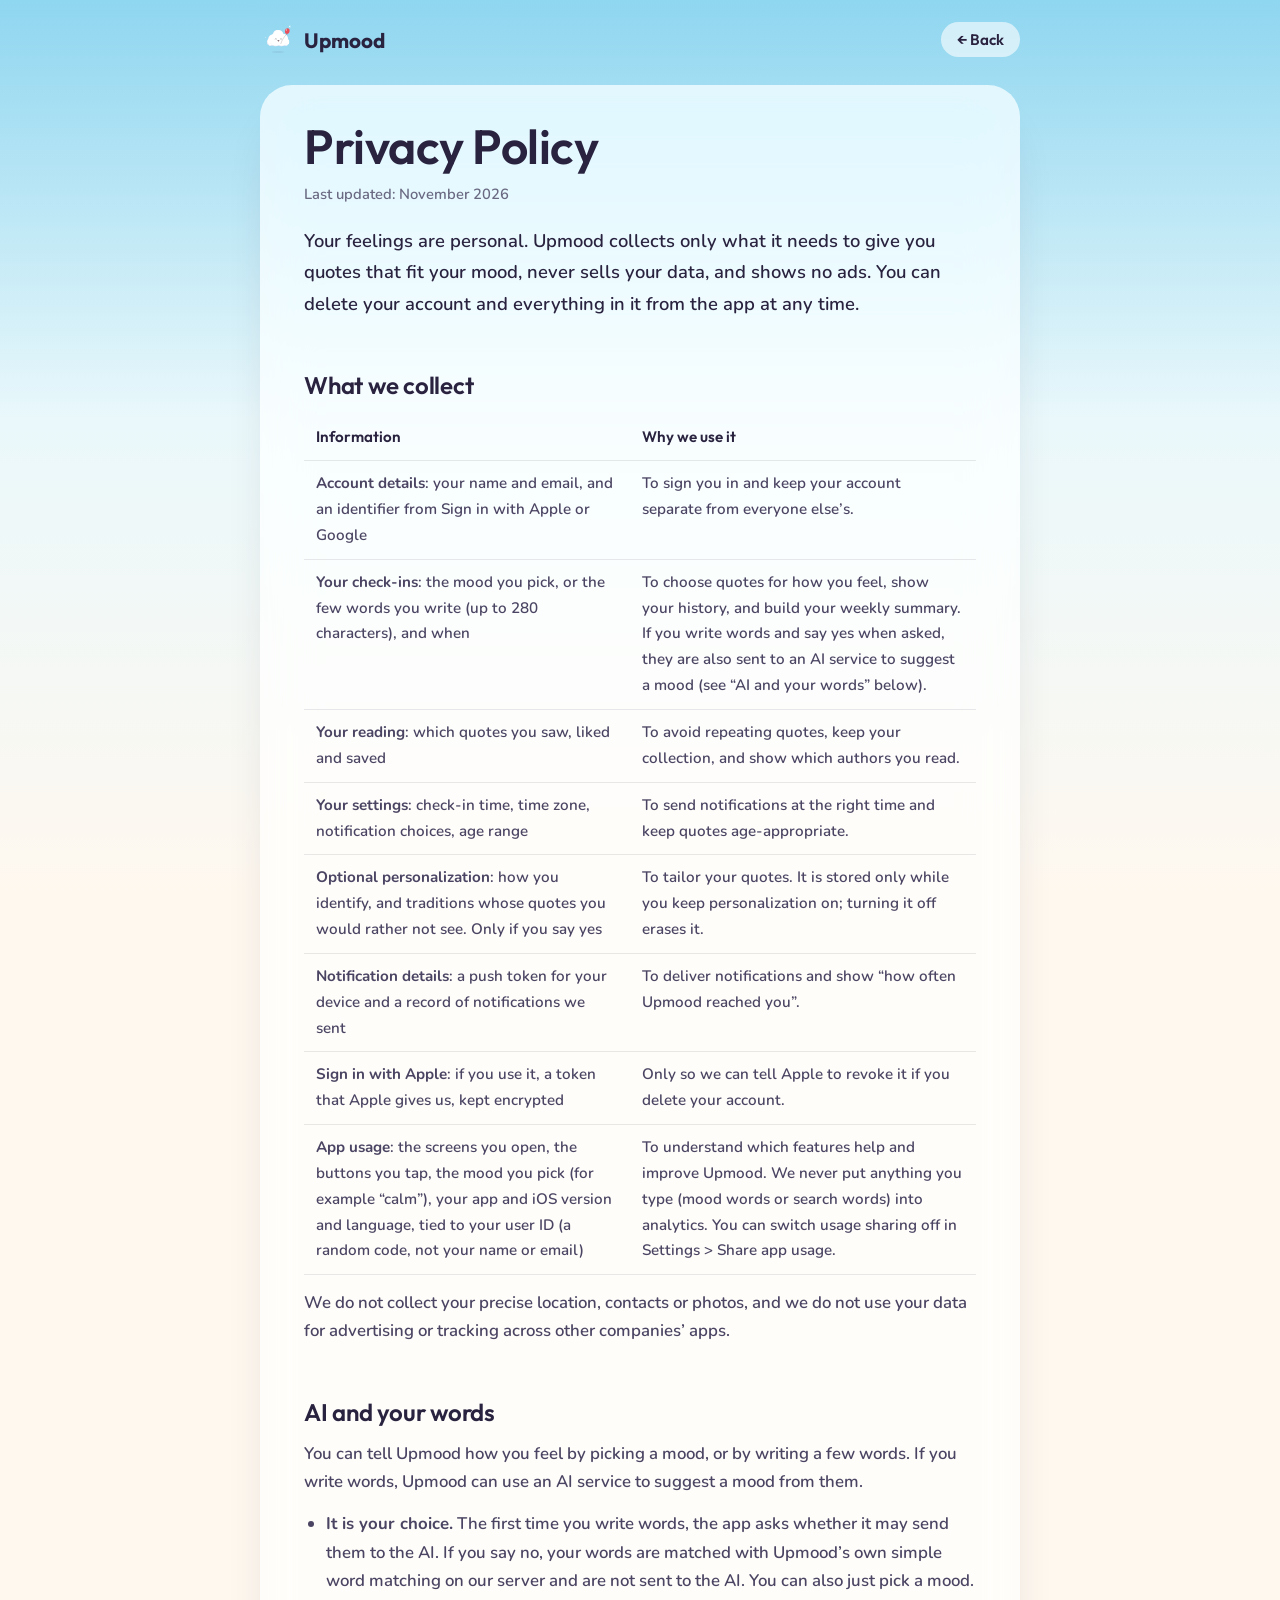
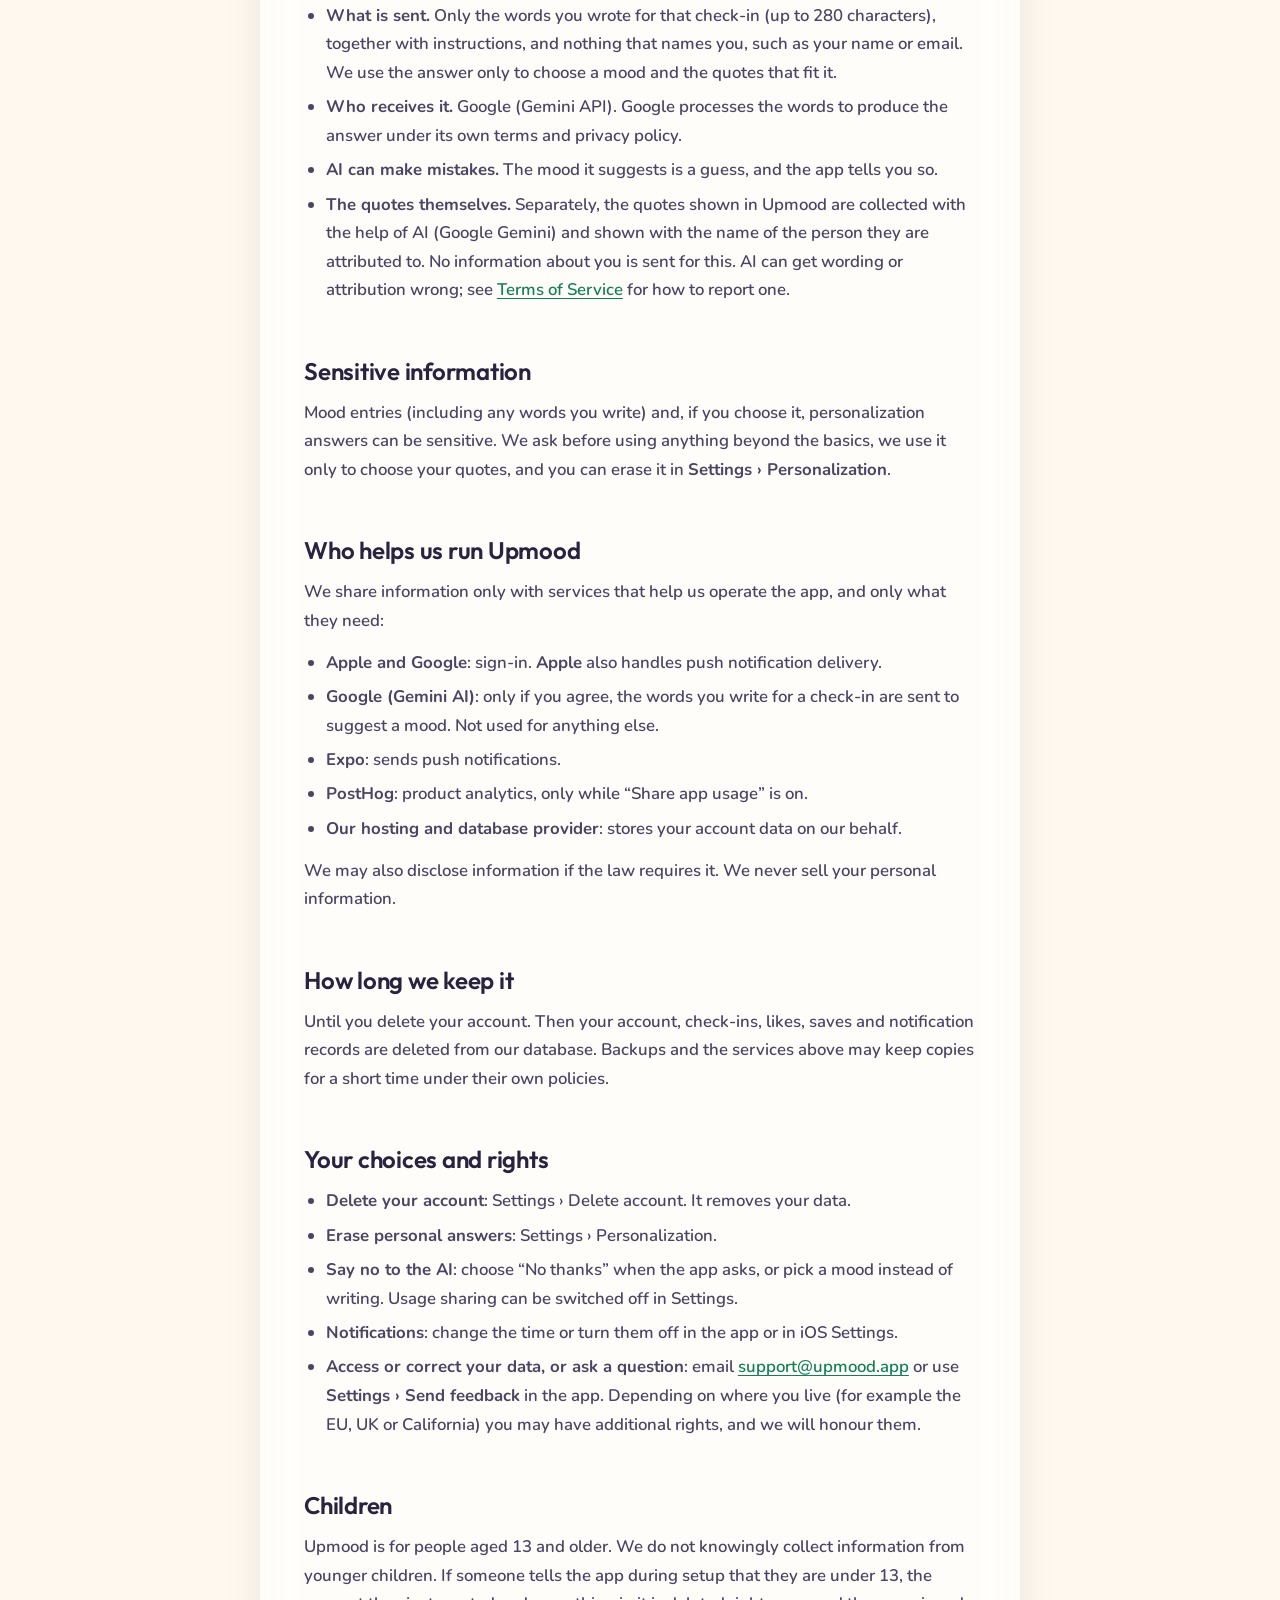
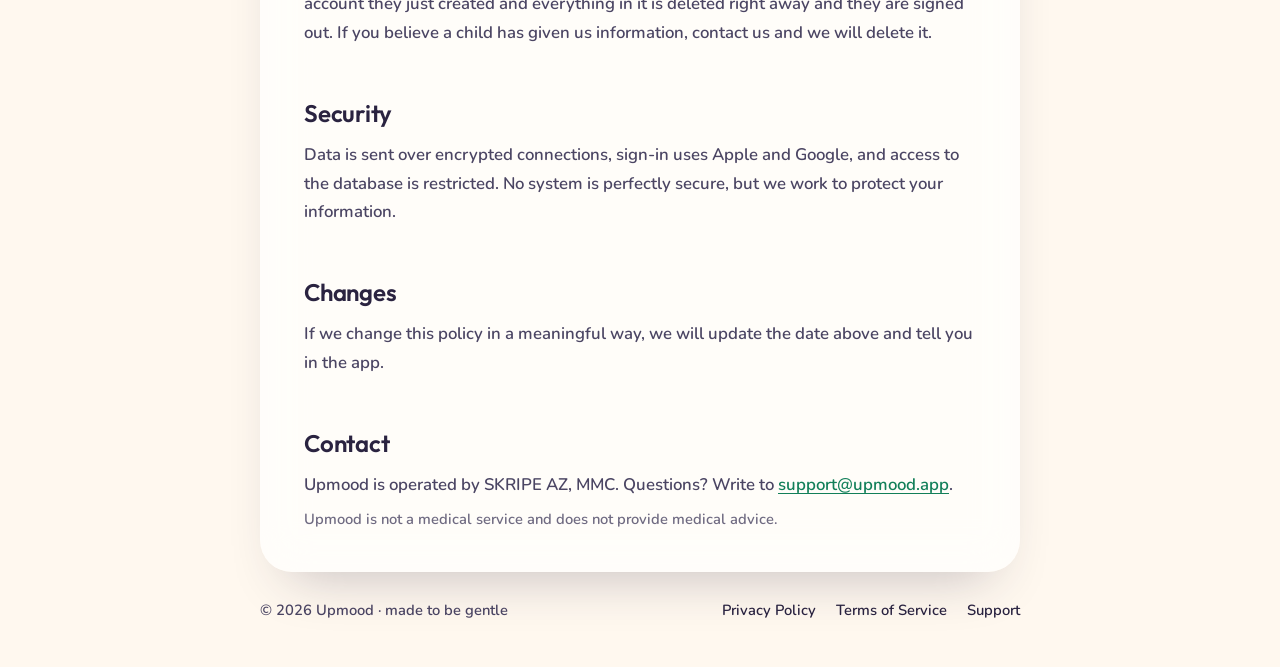
<file: privacy.html>
<!doctype html>
<html lang="en">
<head>
<meta charset="utf-8">
<meta name="viewport" content="width=device-width, initial-scale=1">
<title>Privacy Policy – Upmood</title>
<meta name="description" content="How Upmood handles your information: what we collect, why, who helps us, and how to delete it.">
<meta name="color-scheme" content="light">
<link rel="icon" href="moodle/happy.svg" type="image/svg+xml">
<link rel="stylesheet" href="https://fonts.googleapis.com/css2?family=Nunito:wght@600;700;800&family=Outfit:wght@500;600;700&display=swap">
<link rel="stylesheet" href="legal.css">
</head>
<body>
<header class="top"><a class="logo" href="index.html" aria-label="Upmood home"><img src="moodle/happy.svg" alt="" width="36" height="36">Upmood</a><a class="back" href="index.html">← Back</a></header>
<main>
<h1>Privacy Policy</h1>
<p class="meta">Last updated: November 2026</p>
<p class="lead">Your feelings are personal. Upmood collects only what it needs to give you quotes that fit your mood, never sells your data, and shows no ads. You can delete your account and everything in it from the app at any time.</p>

<h2>What we collect</h2>
<table>
<tr><th>Information</th><th>Why we use it</th></tr>
<tr><td><strong>Account details</strong>: your name and email, and an identifier from Sign in with Apple or Google</td><td>To sign you in and keep your account separate from everyone else’s.</td></tr>
<tr><td><strong>Your check-ins</strong>: the mood you pick, or the few words you write (up to 280 characters), and when</td><td>To choose quotes for how you feel, show your history, and build your weekly summary. If you write words and say yes when asked, they are also sent to an AI service to suggest a mood (see “AI and your words” below).</td></tr>
<tr><td><strong>Your reading</strong>: which quotes you saw, liked and saved</td><td>To avoid repeating quotes, keep your collection, and show which authors you read.</td></tr>
<tr><td><strong>Your settings</strong>: check-in time, time zone, notification choices, age range</td><td>To send notifications at the right time and keep quotes age-appropriate.</td></tr>
<tr><td><strong>Optional personalization</strong>: how you identify, and traditions whose quotes you would rather not see. Only if you say yes</td><td>To tailor your quotes. It is stored only while you keep personalization on; turning it off erases it.</td></tr>
<tr><td><strong>Notification details</strong>: a push token for your device and a record of notifications we sent</td><td>To deliver notifications and show “how often Upmood reached you”.</td></tr>
<tr><td><strong>Sign in with Apple</strong>: if you use it, a token that Apple gives us, kept encrypted</td><td>Only so we can tell Apple to revoke it if you delete your account.</td></tr>
<tr><td><strong>App usage</strong>: the screens you open, the buttons you tap, the mood you pick (for example “calm”), your app and iOS version and language, tied to your user ID (a random code, not your name or email)</td><td>To understand which features help and improve Upmood. We never put anything you type (mood words or search words) into analytics. You can switch usage sharing off in Settings &gt; Share app usage.</td></tr>
</table>
<p>We do not collect your precise location, contacts or photos, and we do not use your data for advertising or tracking across other companies’ apps.</p>

<h2>AI and your words</h2>
<p>You can tell Upmood how you feel by picking a mood, or by writing a few words. If you write words, Upmood can use an AI service to suggest a mood from them.</p>
<ul>
<li><strong>It is your choice.</strong> The first time you write words, the app asks whether it may send them to the AI. If you say no, your words are matched with Upmood’s own simple word matching on our server and are not sent to the AI. You can also just pick a mood.</li>
<li><strong>What is sent.</strong> Only the words you wrote for that check-in (up to 280 characters), together with instructions, and nothing that names you, such as your name or email. We use the answer only to choose a mood and the quotes that fit it.</li>
<li><strong>Who receives it.</strong> Google (Gemini API). Google processes the words to produce the answer under its own terms and privacy policy.</li>
<li><strong>AI can make mistakes.</strong> The mood it suggests is a guess, and the app tells you so.</li>
<li><strong>The quotes themselves.</strong> Separately, the quotes shown in Upmood are collected with the help of AI (Google Gemini) and shown with the name of the person they are attributed to. No information about you is sent for this. AI can get wording or attribution wrong; see <a href="terms.html">Terms of Service</a> for how to report one.</li>
</ul>

<h2>Sensitive information</h2>
<p>Mood entries (including any words you write) and, if you choose it, personalization answers can be sensitive. We ask before using anything beyond the basics, we use it only to choose your quotes, and you can erase it in <strong>Settings › Personalization</strong>.</p>

<h2>Who helps us run Upmood</h2>
<p>We share information only with services that help us operate the app, and only what they need:</p>
<ul>
<li><strong>Apple and Google</strong>: sign-in. <strong>Apple</strong> also handles push notification delivery.</li>
<li><strong>Google (Gemini AI)</strong>: only if you agree, the words you write for a check-in are sent to suggest a mood. Not used for anything else.</li>
<li><strong>Expo</strong>: sends push notifications.</li>
<li><strong>PostHog</strong>: product analytics, only while “Share app usage” is on.</li>
<li><strong>Our hosting and database provider</strong>: stores your account data on our behalf.</li>
</ul>
<p>We may also disclose information if the law requires it. We never sell your personal information.</p>

<h2>How long we keep it</h2>
<p>Until you delete your account. Then your account, check-ins, likes, saves and notification records are deleted from our database. Backups and the services above may keep copies for a short time under their own policies.</p>

<h2>Your choices and rights</h2>
<ul>
<li><strong>Delete your account</strong>: Settings › Delete account. It removes your data.</li>
<li><strong>Erase personal answers</strong>: Settings › Personalization.</li>
<li><strong>Say no to the AI</strong>: choose “No thanks” when the app asks, or pick a mood instead of writing. Usage sharing can be switched off in Settings.</li>
<li><strong>Notifications</strong>: change the time or turn them off in the app or in iOS Settings.</li>
<li><strong>Access or correct your data, or ask a question</strong>: email <a href="mailto:support@upmood.app">support@upmood.app</a> or use <strong>Settings › Send feedback</strong> in the app. Depending on where you live (for example the EU, UK or California) you may have additional rights, and we will honour them.</li>
</ul>

<h2>Children</h2>
<p>Upmood is for people aged 13 and older. We do not knowingly collect information from younger children. If someone tells the app during setup that they are under 13, the account they just created and everything in it is deleted right away and they are signed out. If you believe a child has given us information, contact us and we will delete it.</p>

<h2>Security</h2>
<p>Data is sent over encrypted connections, sign-in uses Apple and Google, and access to the database is restricted. No system is perfectly secure, but we work to protect your information.</p>

<h2>Changes</h2>
<p>If we change this policy in a meaningful way, we will update the date above and tell you in the app.</p>

<h2>Contact</h2>
<p>Upmood is operated by SKRIPE AZ, MMC. Questions? Write to <a href="mailto:support@upmood.app">support@upmood.app</a>.</p>
<p class="meta">Upmood is not a medical service and does not provide medical advice.</p>
</main>
<footer><span>© 2026 Upmood · made to be gentle</span><nav aria-label="Legal"><a href="privacy.html">Privacy Policy</a><a href="terms.html">Terms of Service</a><a href="support.html">Support</a></nav></footer>
</body>
</html>
</file>
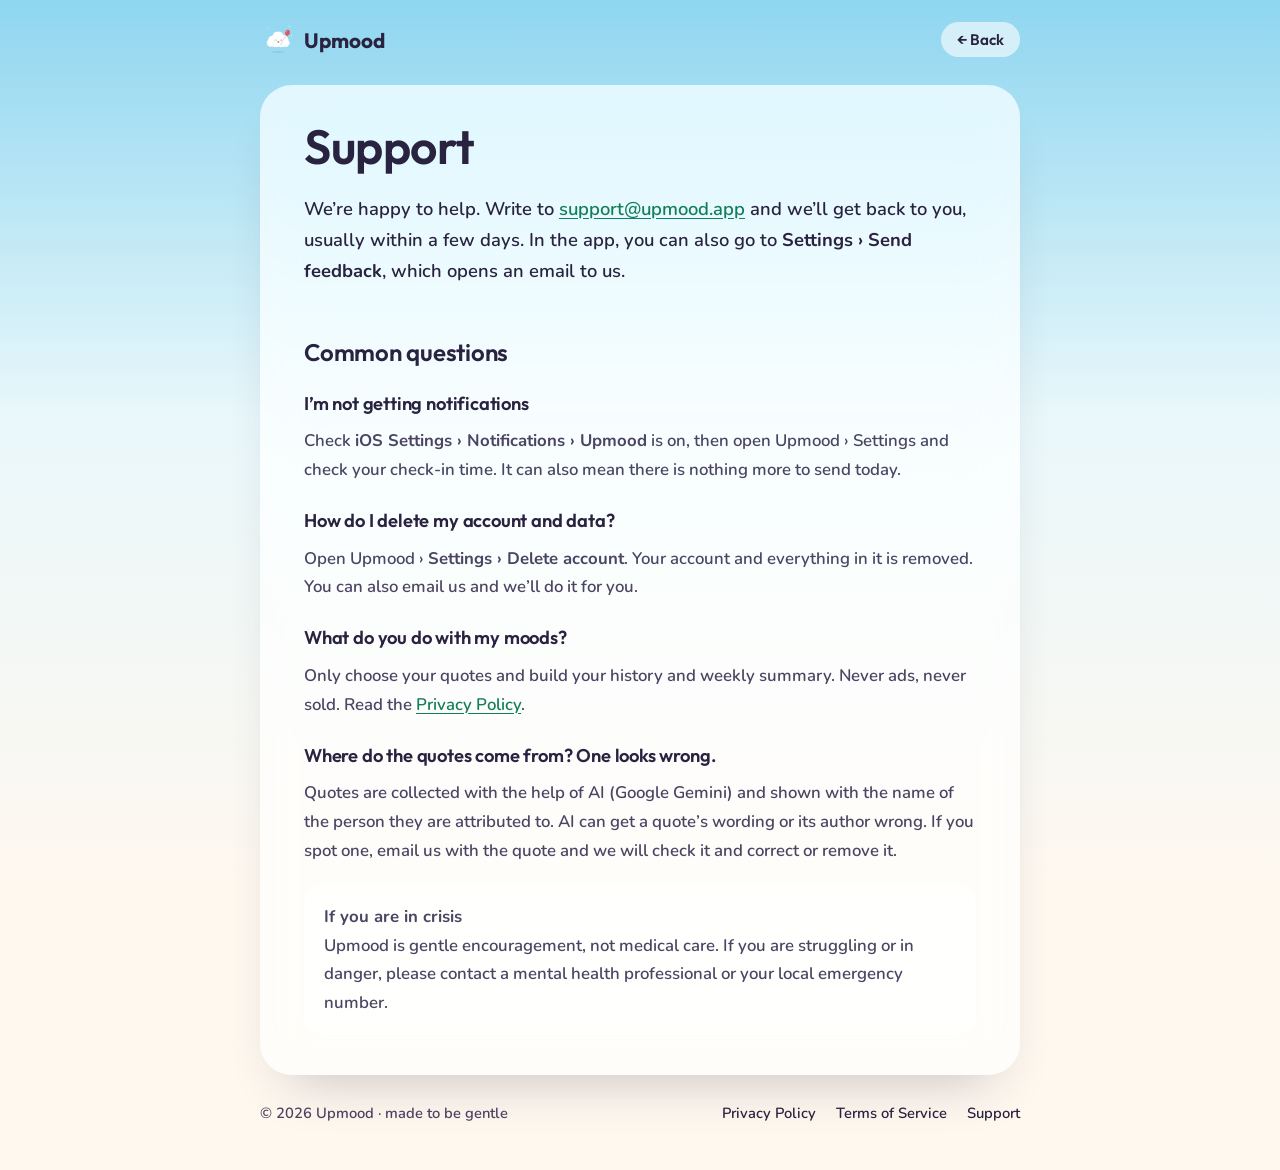
<file: support.html>
<!doctype html>
<html lang="en">
<head>
<meta charset="utf-8">
<meta name="viewport" content="width=device-width, initial-scale=1">
<title>Support – Upmood</title>
<meta name="description" content="Help with Upmood: notifications, deleting your account, and contacting us.">
<meta name="color-scheme" content="light">
<link rel="icon" href="moodle/happy.svg" type="image/svg+xml">
<link rel="stylesheet" href="https://fonts.googleapis.com/css2?family=Nunito:wght@600;700;800&family=Outfit:wght@500;600;700&display=swap">
<link rel="stylesheet" href="legal.css">
</head>
<body>
<header class="top"><a class="logo" href="index.html" aria-label="Upmood home"><img src="moodle/happy.svg" alt="" width="36" height="36">Upmood</a><a class="back" href="index.html">← Back</a></header>
<main>
<h1>Support</h1>
<p class="lead">We’re happy to help. Write to <a href="mailto:support@upmood.app">support@upmood.app</a> and we’ll get back to you, usually within a few days. In the app, you can also go to <strong>Settings › Send feedback</strong>, which opens an email to us.</p>

<h2>Common questions</h2>
<h3>I’m not getting notifications</h3>
<p>Check <strong>iOS Settings › Notifications › Upmood</strong> is on, then open Upmood › Settings and check your check-in time. It can also mean there is nothing more to send today.</p>
<h3>How do I delete my account and data?</h3>
<p>Open Upmood › <strong>Settings › Delete account</strong>. Your account and everything in it is removed. You can also email us and we’ll do it for you.</p>
<h3>What do you do with my moods?</h3>
<p>Only choose your quotes and build your history and weekly summary. Never ads, never sold. Read the <a href="privacy.html">Privacy Policy</a>.</p>
<h3>Where do the quotes come from? One looks wrong.</h3>
<p>Quotes are collected with the help of AI (Google Gemini) and shown with the name of the person they are attributed to. AI can get a quote’s wording or its author wrong. If you spot one, email us with the quote and we will check it and correct or remove it.</p>

<div class="card"><strong>If you are in crisis</strong><br>Upmood is gentle encouragement, not medical care. If you are struggling or in danger, please contact a mental health professional or your local emergency number.</div>
</main>
<footer><span>© 2026 Upmood · made to be gentle</span><nav aria-label="Legal"><a href="privacy.html">Privacy Policy</a><a href="terms.html">Terms of Service</a><a href="support.html">Support</a></nav></footer>
</body>
</html>
</file>
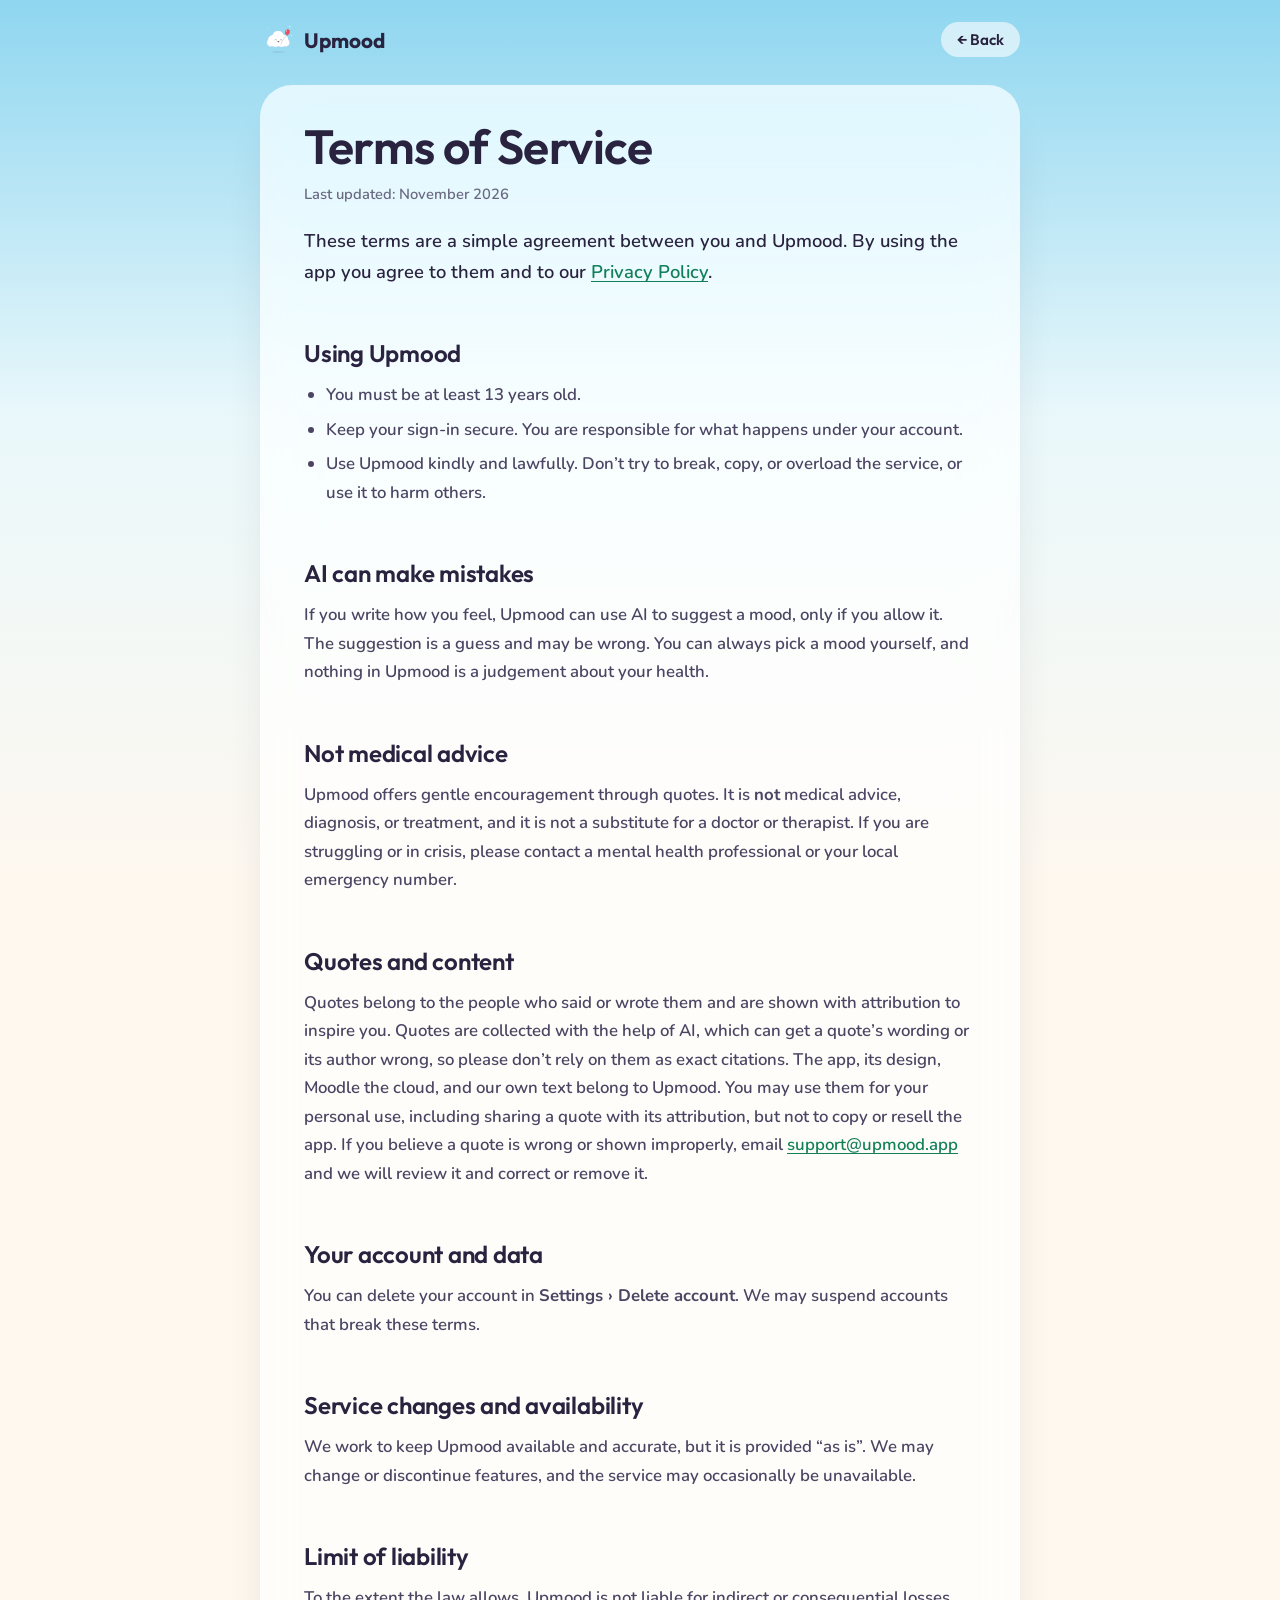
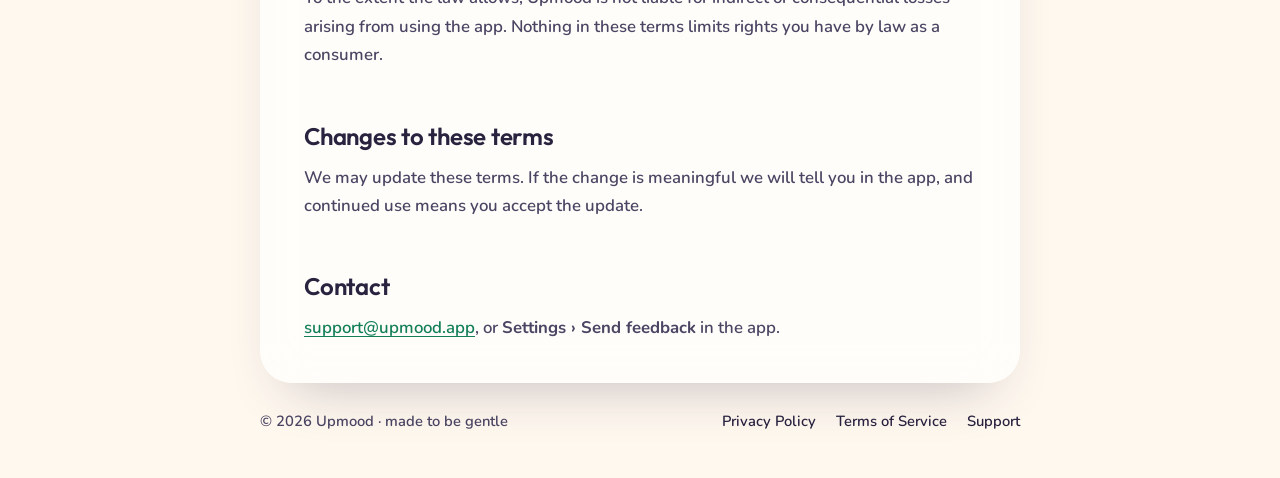
<file: terms.html>
<!doctype html>
<html lang="en">
<head>
<meta charset="utf-8">
<meta name="viewport" content="width=device-width, initial-scale=1">
<title>Terms of Service – Upmood</title>
<meta name="description" content="The terms for using Upmood, including content and your responsibilities.">
<meta name="color-scheme" content="light">
<link rel="icon" href="moodle/happy.svg" type="image/svg+xml">
<link rel="stylesheet" href="https://fonts.googleapis.com/css2?family=Nunito:wght@600;700;800&family=Outfit:wght@500;600;700&display=swap">
<link rel="stylesheet" href="legal.css">
</head>
<body>
<header class="top"><a class="logo" href="index.html" aria-label="Upmood home"><img src="moodle/happy.svg" alt="" width="36" height="36">Upmood</a><a class="back" href="index.html">← Back</a></header>
<main>
<h1>Terms of Service</h1>
<p class="meta">Last updated: November 2026</p>
<p class="lead">These terms are a simple agreement between you and Upmood. By using the app you agree to them and to our <a href="privacy.html">Privacy Policy</a>.</p>

<h2>Using Upmood</h2>
<ul>
<li>You must be at least 13 years old.</li>
<li>Keep your sign-in secure. You are responsible for what happens under your account.</li>
<li>Use Upmood kindly and lawfully. Don’t try to break, copy, or overload the service, or use it to harm others.</li>
</ul>

<h2>AI can make mistakes</h2>
<p>If you write how you feel, Upmood can use AI to suggest a mood, only if you allow it. The suggestion is a guess and may be wrong. You can always pick a mood yourself, and nothing in Upmood is a judgement about your health.</p>

<h2>Not medical advice</h2>
<p>Upmood offers gentle encouragement through quotes. It is <strong>not</strong> medical advice, diagnosis, or treatment, and it is not a substitute for a doctor or therapist. If you are struggling or in crisis, please contact a mental health professional or your local emergency number.</p>

<h2>Quotes and content</h2>
<p>Quotes belong to the people who said or wrote them and are shown with attribution to inspire you. Quotes are collected with the help of AI, which can get a quote’s wording or its author wrong, so please don’t rely on them as exact citations. The app, its design, Moodle the cloud, and our own text belong to Upmood. You may use them for your personal use, including sharing a quote with its attribution, but not to copy or resell the app. If you believe a quote is wrong or shown improperly, email <a href="mailto:support@upmood.app">support@upmood.app</a> and we will review it and correct or remove it.</p>

<h2>Your account and data</h2>
<p>You can delete your account in <strong>Settings › Delete account</strong>. We may suspend accounts that break these terms.</p>

<h2>Service changes and availability</h2>
<p>We work to keep Upmood available and accurate, but it is provided “as is”. We may change or discontinue features, and the service may occasionally be unavailable.</p>

<h2>Limit of liability</h2>
<p>To the extent the law allows, Upmood is not liable for indirect or consequential losses arising from using the app. Nothing in these terms limits rights you have by law as a consumer.</p>

<h2>Changes to these terms</h2>
<p>We may update these terms. If the change is meaningful we will tell you in the app, and continued use means you accept the update.</p>

<h2>Contact</h2>
<p><a href="mailto:support@upmood.app">support@upmood.app</a>, or <strong>Settings › Send feedback</strong> in the app.</p>
</main>
<footer><span>© 2026 Upmood · made to be gentle</span><nav aria-label="Legal"><a href="privacy.html">Privacy Policy</a><a href="terms.html">Terms of Service</a><a href="support.html">Support</a></nav></footer>
</body>
</html>
</file>
<file: legal.css>
/* Shared look for the Privacy, Terms and Support pages: the same sky and Moodle, a calm reading column. */
:root { --ink:#2A2340; --body:#4B4563; --brand:#127F59; --cream:#FFF8EF; --accent:#1E98C8; --ease:cubic-bezier(.22,.8,.3,1); }
* { box-sizing: border-box; margin: 0; }
html { -webkit-text-size-adjust: 100%; }
body { font: 600 1.05rem/1.7 'Nunito', system-ui, -apple-system, 'Segoe UI', sans-serif; color: var(--body); background: linear-gradient(180deg, #8FD6F0 0, #EAF8FB 420px, var(--cream) 900px) no-repeat, var(--cream); min-height: 100vh; -webkit-font-smoothing: antialiased; }
h1, h2, h3 { font-family: 'Outfit', 'Nunito', sans-serif; font-weight: 600; color: var(--ink); line-height: 1.15; letter-spacing: -.01em; }
h1 { font-size: clamp(2.1rem, 5vw, 3rem); }
h2 { font-size: 1.5rem; margin: 2.2em 0 .5em; }
h3 { font-size: 1.15rem; margin: 1.4em 0 .3em; }
a { color: var(--brand); text-underline-offset: 3px; }
:focus-visible { outline: 3px solid var(--ink); outline-offset: 3px; border-radius: 8px; }
.top { width: min(760px, 100% - 32px); margin: 0 auto; padding: 22px 0 0; display: flex; align-items: center; justify-content: space-between; }
.logo { display: flex; align-items: center; gap: 8px; font: 700 1.3rem 'Outfit', sans-serif; color: var(--ink); text-decoration: none; }
.logo img { width: 36px; height: 36px; margin: -4px 0; }
.top a.back { font: 600 .95rem 'Outfit', sans-serif; color: var(--ink); text-decoration: none; padding: 8px 16px; border-radius: 999px; background: rgba(255,255,255,.6); }
main { width: min(760px, 100% - 32px); margin: 28px auto 0; padding: 34px clamp(20px, 5vw, 44px) 40px; border-radius: 32px; background: rgba(255,255,255,.72); -webkit-backdrop-filter: blur(24px) saturate(150%); backdrop-filter: blur(24px) saturate(150%); box-shadow: 0 30px 56px -30px rgba(42,35,64,.3); }
main > p, main > ul, main > ol { margin-top: .8em; }
ul, ol { padding-left: 1.3em; } li { margin-top: .35em; }
.meta { font-size: .92rem; opacity: .8; margin-top: .5em; }
.lead { font-size: 1.15rem; margin-top: 1em; color: var(--ink); }
table { width: 100%; border-collapse: collapse; margin-top: 1em; font-size: .95rem; }
th, td { text-align: left; vertical-align: top; padding: 10px 12px; border-bottom: 1px solid rgba(42,35,64,.1); }
th { font-family: 'Outfit', sans-serif; font-weight: 600; color: var(--ink); }
.card { margin-top: 1.2em; padding: 18px 20px; border-radius: 20px; background: rgba(255,255,255,.7); }
footer { width: min(760px, 100% - 32px); margin: 0 auto; padding: 26px 0 44px; display: flex; flex-wrap: wrap; gap: 8px 24px; justify-content: space-between; font-size: .92rem; }
footer nav { display: flex; gap: 20px; } footer a { color: var(--ink); text-decoration: none; } footer a:hover { text-decoration: underline; }
@media (prefers-reduced-motion: no-preference) { main { animation: in 1s var(--ease) both; } @keyframes in { from { opacity: 0; transform: translateY(14px); } to { opacity: 1; transform: none; } } }
</file>
